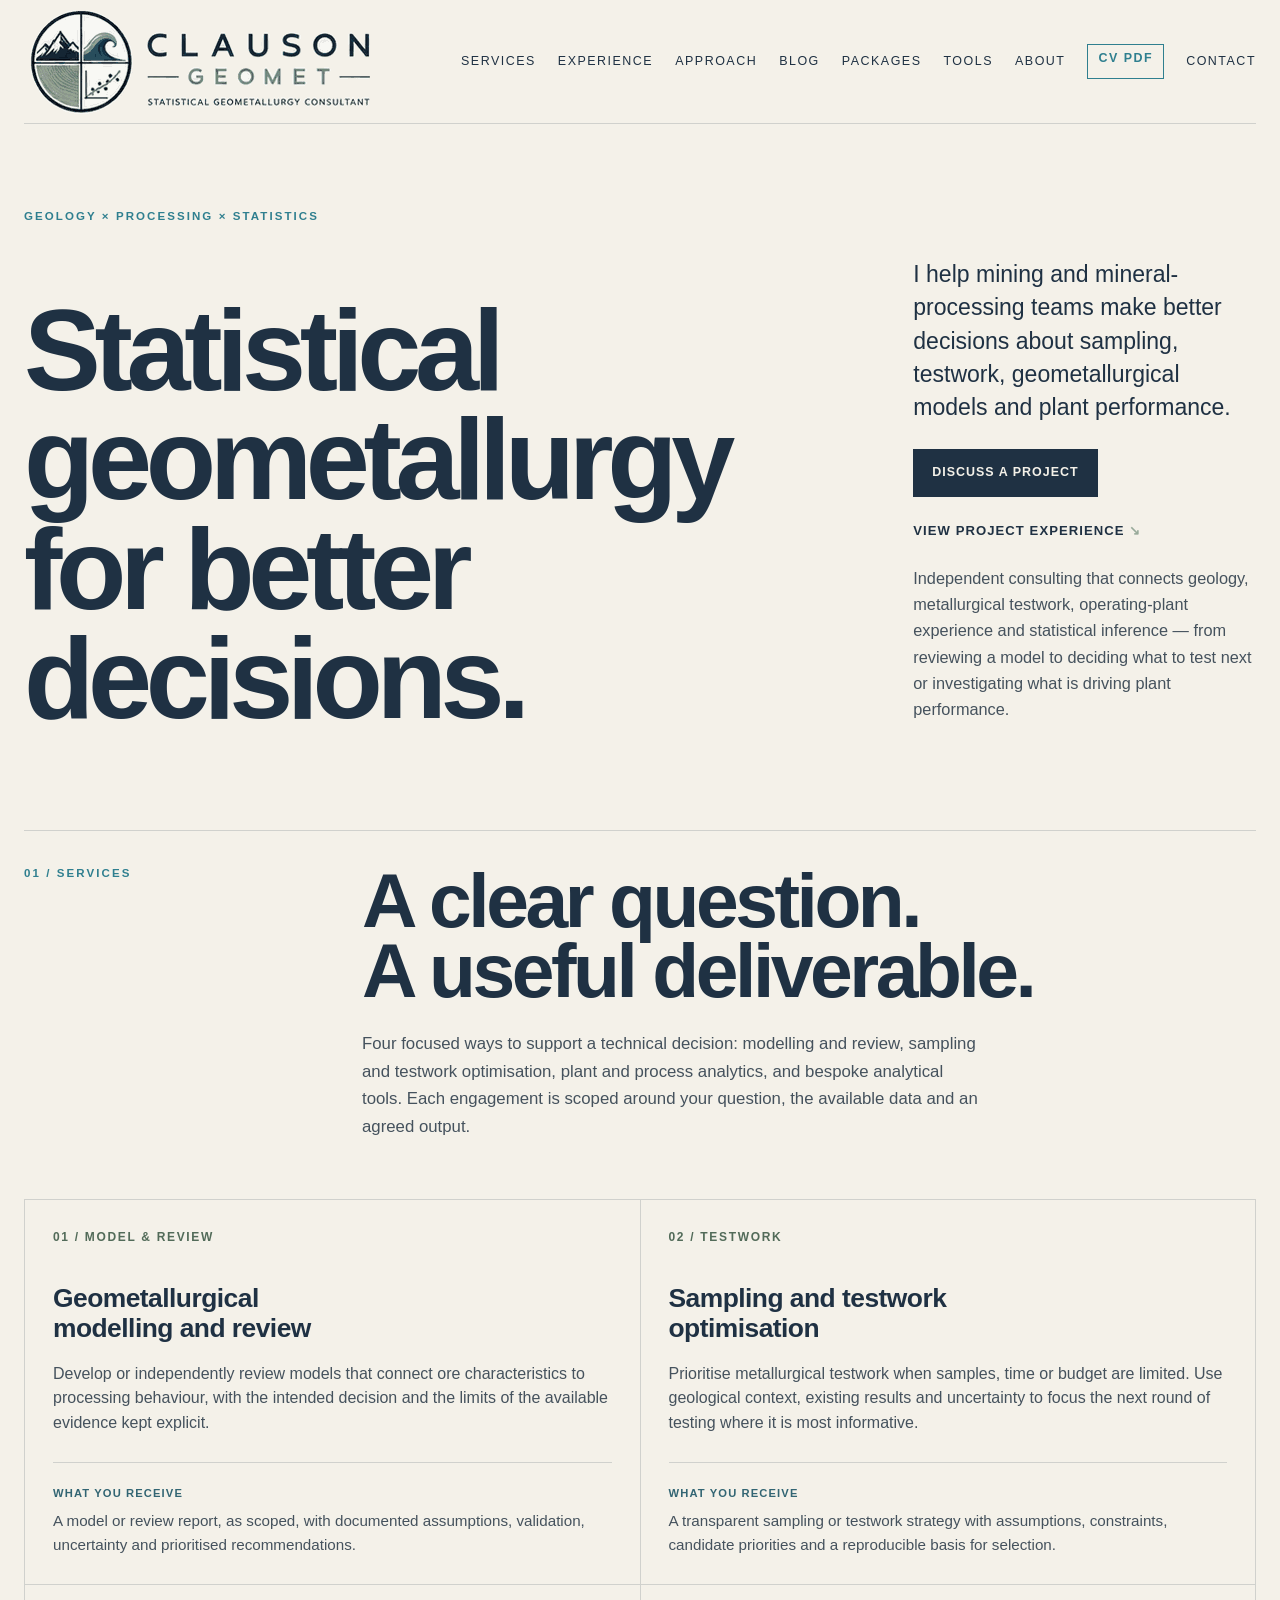
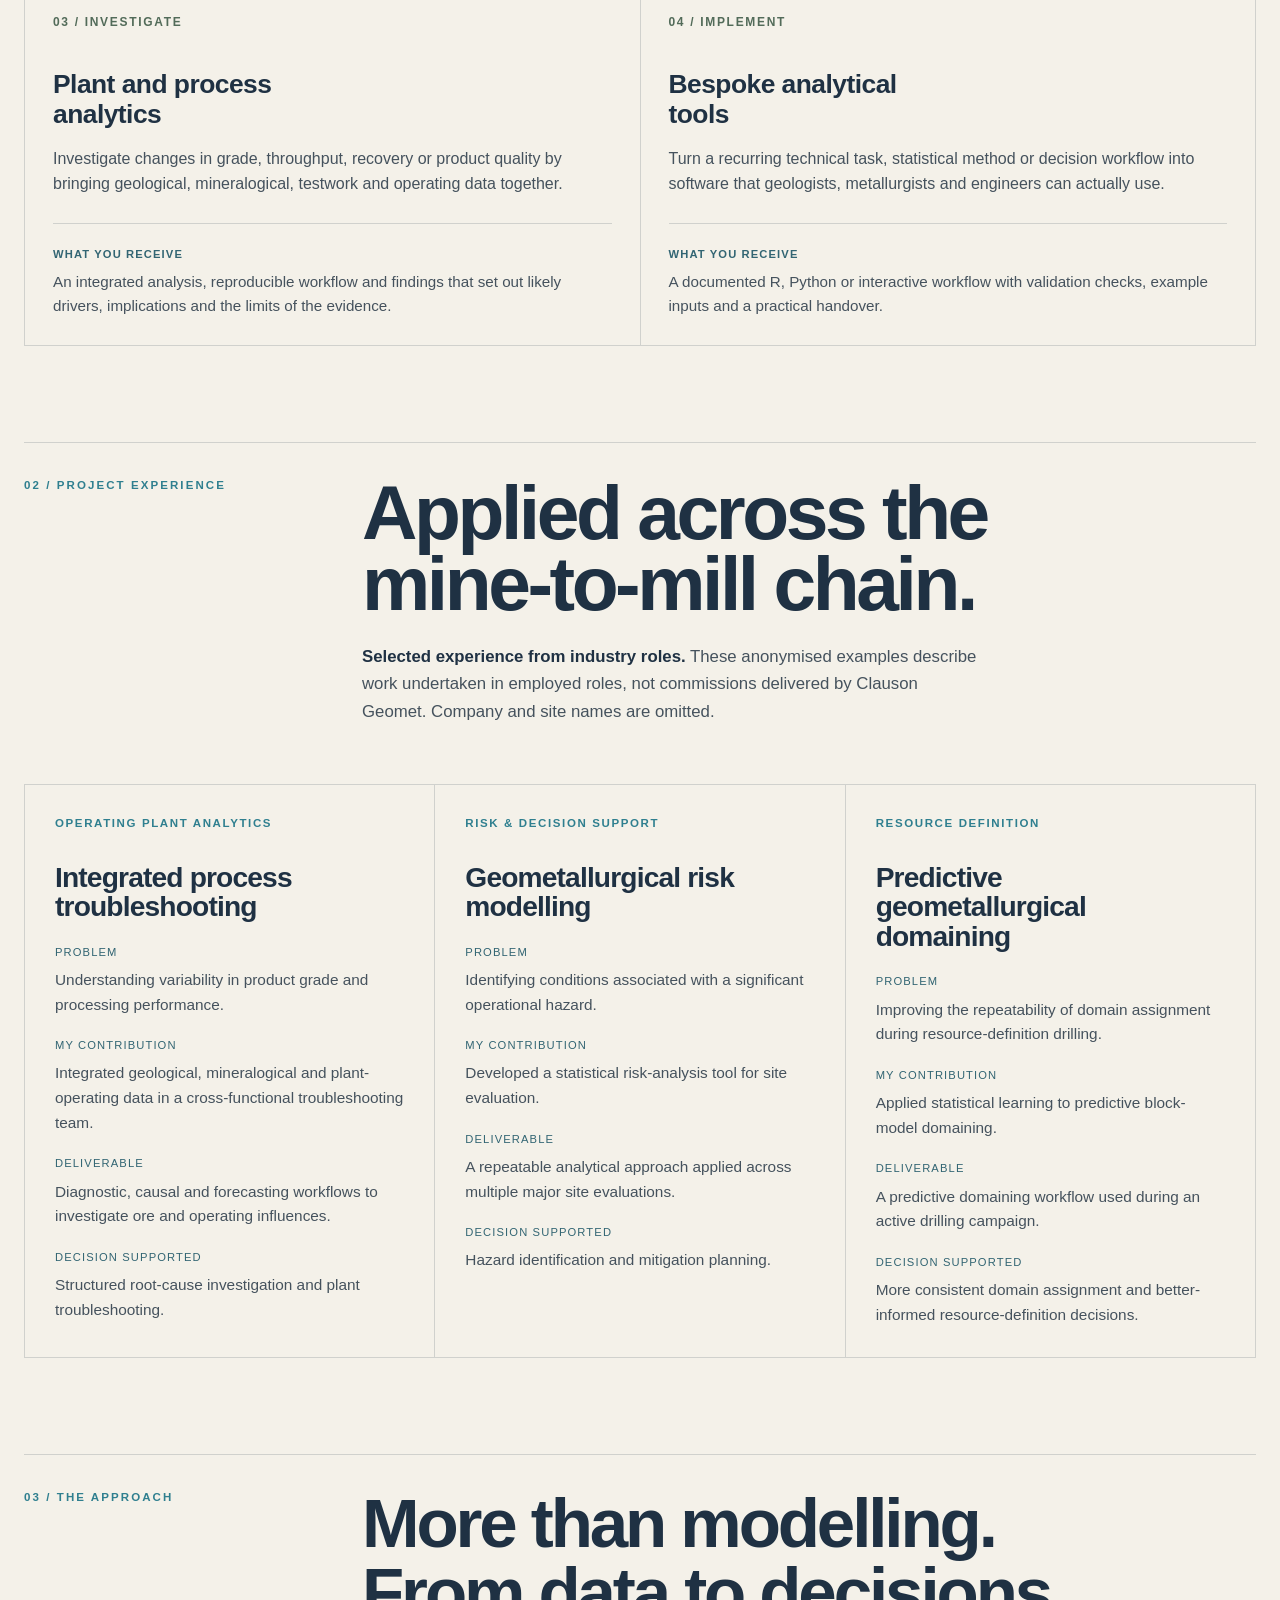
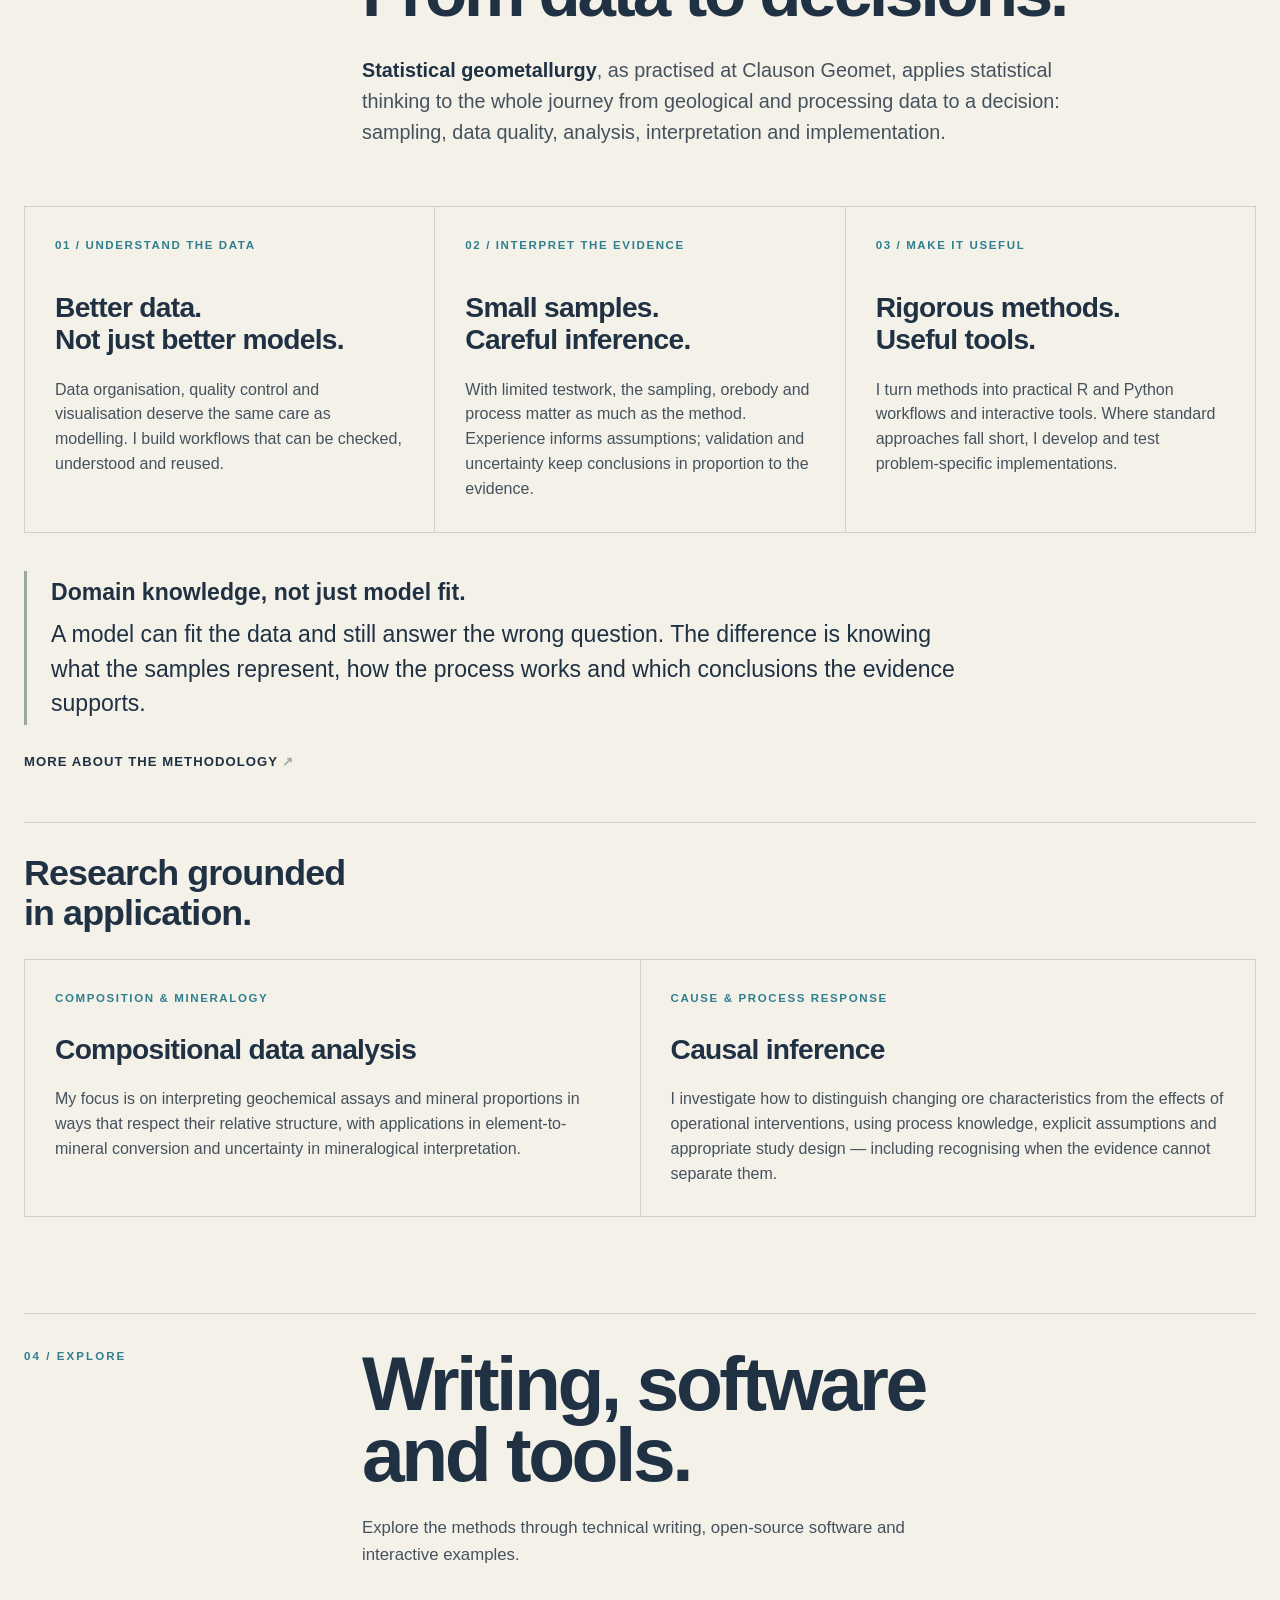
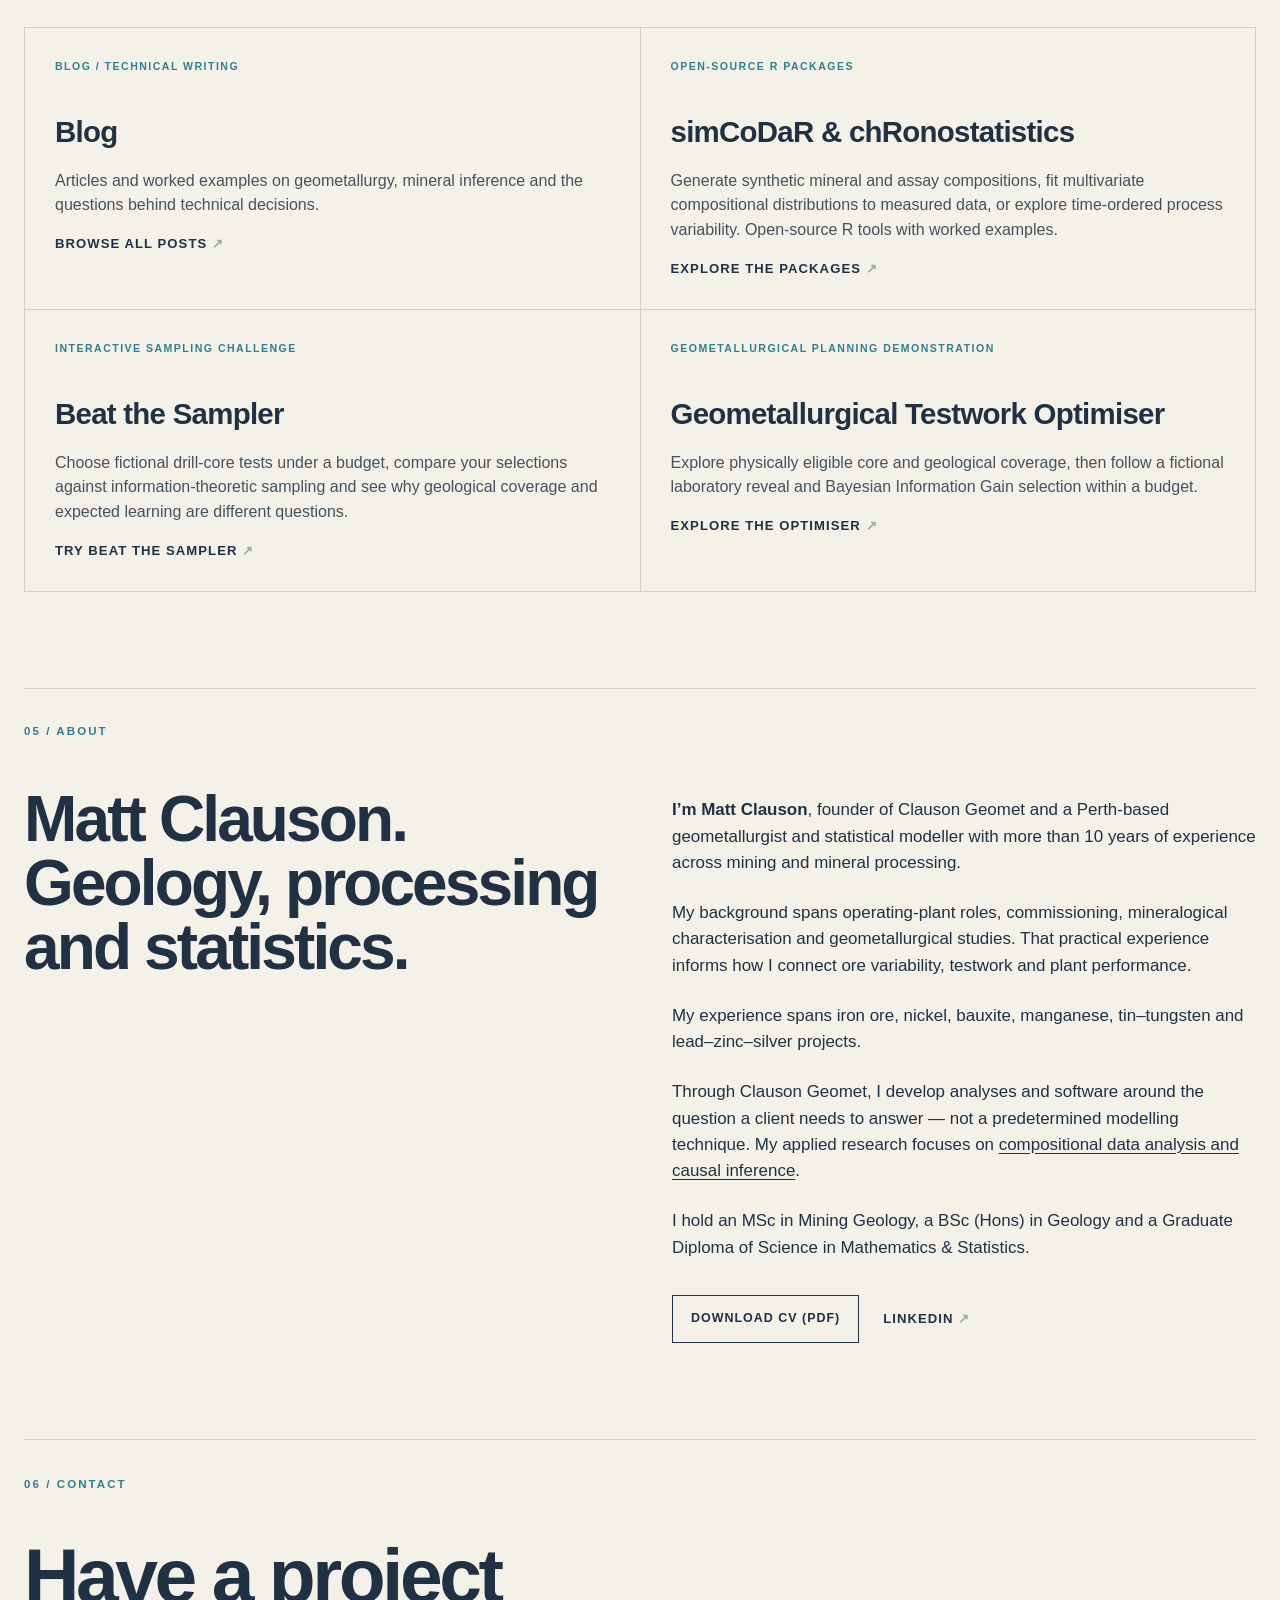
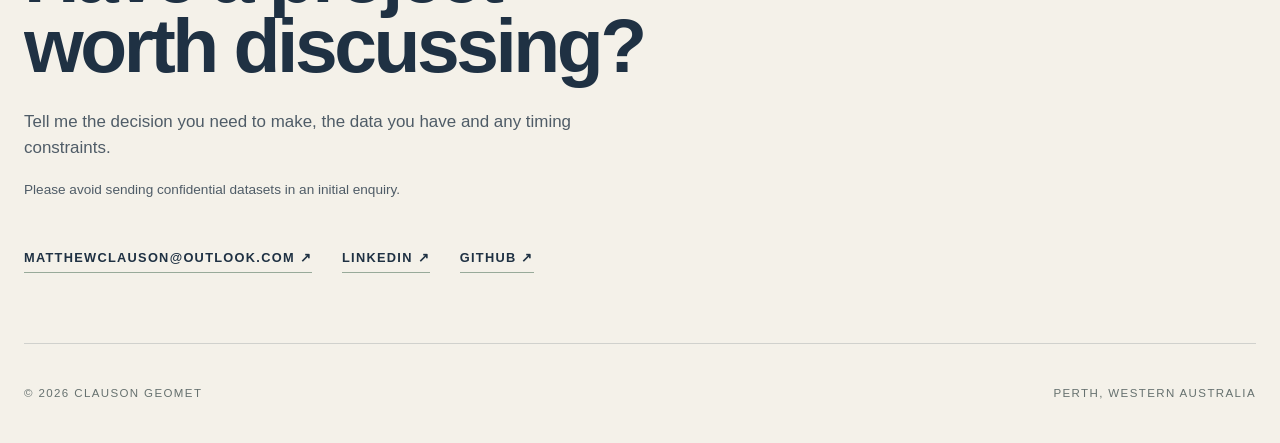
<file: index.html>
<!doctype html>
<html lang="en-AU">
<head>
  <meta charset="utf-8">
  <meta name="viewport" content="width=device-width, initial-scale=1">
  <title>Clauson Geomet | Statistical Geometallurgy Consulting</title>
  <meta name="description" content="Independent geometallurgical consulting by Matt Clauson: modelling and review, sampling and testwork optimisation, plant analytics, and practical statistical tools for mining teams.">
  <meta name="theme-color" content="#f4f1e9">
  <meta name="robots" content="index,follow,max-image-preview:large">
  <meta name="author" content="Matt Clauson">
  <meta property="og:title" content="Clauson Geomet | Statistical Geometallurgy">
  <meta property="og:description" content="Geological and operating-plant experience combined with statistics to turn orebody, testwork and plant data into practical decisions.">
  <meta property="og:type" content="website">
  <meta property="og:site_name" content="Clauson Geomet">
  <meta property="og:locale" content="en_AU">
  <meta property="og:url" content="https://clausongeomet.com/">
  <meta property="og:image" content="https://clausongeomet.com/assets/social-preview.png">
  <meta property="og:image:type" content="image/png">
  <meta property="og:image:width" content="1200">
  <meta property="og:image:height" content="630">
  <meta property="og:image:alt" content="Clauson Geomet — Statistical geometallurgy for better decisions">
  <link rel="canonical" href="https://clausongeomet.com/">
  <meta name="twitter:card" content="summary_large_image">
  <meta name="twitter:title" content="Clauson Geomet | Statistical Geometallurgy">
  <meta name="twitter:description" content="Geological and operating-plant experience combined with statistics to turn orebody, testwork and plant data into practical decisions.">
  <meta name="twitter:image" content="https://clausongeomet.com/assets/social-preview.png">
  <meta name="twitter:image:alt" content="Clauson Geomet — Statistical geometallurgy for better decisions">
  <link rel="icon" href="assets/logo-mark-final.png" type="image/png">
  <link rel="stylesheet" href="styles.css?v=20260922-launch">
  <link rel="stylesheet" href="brand-overrides.css">
  <link rel="stylesheet" href="approach.css?v=20260921-release">
  <link rel="stylesheet" href="demo-landing.css?v=20261026">
</head>
<body>
  <a class="skip-link" href="#top">Skip to content</a>
  <header class="site-header shell">
    <a class="brand brand-image" href="#top" aria-label="Clauson Geomet home">
      <img src="assets/logo-lockup-final.png" alt="Clauson Geomet — Statistical Geometallurgy Consultant" class="brand-logo-image">
    </a>
    <nav class="nav" aria-label="Primary navigation">
      <a href="#services">Services</a><a href="#experience">Experience</a><a href="#approach">Approach</a><a href="/writing/">Blog</a><a href="packages/">Packages</a><a href="tools/">Tools</a><a href="#about">About</a><a class="nav-cv" href="/assets/Matthew-Clauson-CV.pdf" target="_blank" rel="noopener" aria-label="Open Matthew Clauson CV PDF">CV PDF</a><a href="#contact">Contact</a>
    </nav>
  </header>
  <main id="top">
    <section class="hero shell" aria-labelledby="hero-title">
      <div class="eyebrow">GEOLOGY × PROCESSING × STATISTICS</div>
      <div class="hero-grid">
        <h1 id="hero-title">Statistical<br>geometallurgy<br>for better<br>decisions.</h1>
        <div class="hero-side">
          <p class="lede">I help mining and mineral-processing teams make better decisions about sampling, testwork, geometallurgical models and plant performance.</p>
          <div class="hero-actions">
            <a class="button button-dark" href="mailto:matthewclauson@outlook.com">Discuss a project</a>
            <a class="text-link" href="#experience">View project experience <span aria-hidden="true">↘</span></a>
          </div>
          <p class="hero-detail">Independent consulting that connects geology, metallurgical testwork, operating-plant experience and statistical inference — from reviewing a model to deciding what to test next or investigating what is driving plant performance.</p>
          <div class="hero-emblem" aria-hidden="true"><img src="assets/logo-mark-final.png" alt=""></div>
        </div>
      </div>
    </section>
    <section id="services" class="services shell section-rule" aria-labelledby="services-title">
      <div class="section-heading">
        <p class="section-index">01 / SERVICES</p>
        <div><h2 id="services-title">A clear question.<br>A useful deliverable.</h2>
          <p class="section-intro">Four focused ways to support a technical decision: modelling and review, sampling and testwork optimisation, plant and process analytics, and bespoke analytical tools. Each engagement is scoped around your question, the available data and an agreed output.</p>
        </div>
      </div>
      <div class="service-grid">
        <article class="service-card engagement-card">
          <div class="card-number">01 / MODEL &amp; REVIEW</div>
          <h3>Geometallurgical modelling and review</h3>
          <p>Develop or independently review models that connect ore characteristics to processing behaviour, with the intended decision and the limits of the available evidence kept explicit.</p>
          <div class="deliverable"><h4>What you receive</h4><p>A model or review report, as scoped, with documented assumptions, validation, uncertainty and prioritised recommendations.</p></div>
        </article>
        <article class="service-card engagement-card">
          <div class="card-number">02 / TESTWORK</div>
          <h3>Sampling and testwork optimisation</h3>
          <p>Prioritise metallurgical testwork when samples, time or budget are limited. Use geological context, existing results and uncertainty to focus the next round of testing where it is most informative.</p>
          <div class="deliverable"><h4>What you receive</h4><p>A transparent sampling or testwork strategy with assumptions, constraints, candidate priorities and a reproducible basis for selection.</p></div>
        </article>
        <article class="service-card engagement-card">
          <div class="card-number">03 / INVESTIGATE</div>
          <h3>Plant and process analytics</h3>
          <p>Investigate changes in grade, throughput, recovery or product quality by bringing geological, mineralogical, testwork and operating data together.</p>
          <div class="deliverable"><h4>What you receive</h4><p>An integrated analysis, reproducible workflow and findings that set out likely drivers, implications and the limits of the evidence.</p></div>
        </article>
        <article class="service-card engagement-card">
          <div class="card-number">04 / IMPLEMENT</div>
          <h3>Bespoke analytical tools</h3>
          <p>Turn a recurring technical task, statistical method or decision workflow into software that geologists, metallurgists and engineers can actually use.</p>
          <div class="deliverable"><h4>What you receive</h4><p>A documented R, Python or interactive workflow with validation checks, example inputs and a practical handover.</p></div>
        </article>
      </div>
    </section>
    <section id="experience" class="experience shell section-rule" aria-labelledby="experience-title">
      <div class="section-heading">
        <p class="section-index">02 / PROJECT EXPERIENCE</p>
        <div><h2 id="experience-title">Applied across the<br>mine-to-mill chain.</h2>
          <p class="section-intro"><strong>Selected experience from industry roles.</strong> These anonymised examples describe work undertaken in employed roles, not commissions delivered by Clauson Geomet. Company and site names are omitted.</p>
        </div>
      </div>
      <div class="experience-grid">
        <article class="experience-card case-card">
          <p class="experience-kicker">Operating plant analytics</p>
          <h3>Integrated process troubleshooting</h3>
          <dl class="case-detail">
            <dt>Problem</dt><dd>Understanding variability in product grade and processing performance.</dd>
            <dt>My contribution</dt><dd>Integrated geological, mineralogical and plant-operating data in a cross-functional troubleshooting team.</dd>
            <dt>Deliverable</dt><dd>Diagnostic, causal and forecasting workflows to investigate ore and operating influences.</dd>
            <dt>Decision supported</dt><dd>Structured root-cause investigation and plant troubleshooting.</dd>
          </dl>
        </article>
        <article class="experience-card case-card">
          <p class="experience-kicker">Risk &amp; decision support</p>
          <h3>Geometallurgical risk modelling</h3>
          <dl class="case-detail">
            <dt>Problem</dt><dd>Identifying conditions associated with a significant operational hazard.</dd>
            <dt>My contribution</dt><dd>Developed a statistical risk-analysis tool for site evaluation.</dd>
            <dt>Deliverable</dt><dd>A repeatable analytical approach applied across multiple major site evaluations.</dd>
            <dt>Decision supported</dt><dd>Hazard identification and mitigation planning.</dd>
          </dl>
        </article>
        <article class="experience-card case-card">
          <p class="experience-kicker">Resource definition</p>
          <h3>Predictive geometallurgical domaining</h3>
          <dl class="case-detail">
            <dt>Problem</dt><dd>Improving the repeatability of domain assignment during resource-definition drilling.</dd>
            <dt>My contribution</dt><dd>Applied statistical learning to predictive block-model domaining.</dd>
            <dt>Deliverable</dt><dd>A predictive domaining workflow used during an active drilling campaign.</dd>
            <dt>Decision supported</dt><dd>More consistent domain assignment and better-informed resource-definition decisions.</dd>
          </dl>
        </article>
      </div>
    </section>
    <section id="approach" class="approach shell section-rule" aria-labelledby="approach-title">
      <div class="section-heading">
        <p class="section-index">03 / THE APPROACH</p>
        <div>
          <h2 id="approach-title">More than modelling.<br>From data to decisions.</h2>
          <p class="definition-copy"><strong>Statistical geometallurgy</strong>, as practised at Clauson Geomet, applies statistical thinking to the whole journey from geological and processing data to a decision: sampling, data quality, analysis, interpretation and implementation.</p>
        </div>
      </div>
      <div class="method-grid">
        <article class="method-card">
          <p class="experience-kicker">01 / UNDERSTAND THE DATA</p>
          <h3>Better data.<br>Not just better models.</h3>
          <p>Data organisation, quality control and visualisation deserve the same care as modelling. I build workflows that can be checked, understood and reused.</p>
        </article>
        <article class="method-card">
          <p class="experience-kicker">02 / INTERPRET THE EVIDENCE</p>
          <h3>Small samples.<br>Careful inference.</h3>
          <p>With limited testwork, the sampling, orebody and process matter as much as the method. Experience informs assumptions; validation and uncertainty keep conclusions in proportion to the evidence.</p>
        </article>
        <article class="method-card">
          <p class="experience-kicker">03 / MAKE IT USEFUL</p>
          <h3>Rigorous methods.<br>Useful tools.</h3>
          <p>I turn methods into practical R and Python workflows and interactive tools. Where standard approaches fall short, I develop and test problem-specific implementations.</p>
        </article>
      </div>
      <p class="positioning-callout"><strong>Domain knowledge, not just model fit.</strong> A model can fit the data and still answer the wrong question. The difference is knowing what the samples represent, how the process works and which conclusions the evidence supports.</p>
      <a class="text-link" href="approach/">More about the methodology <span aria-hidden="true">↗</span></a>

    <section id="research" class="research research-inline" aria-labelledby="research-title">
      <div class="research-heading">
        <h3 id="research-title">Research grounded<br>in application.</h3>
      </div>
      <div class="research-grid">
        <article class="research-card">
          <p class="experience-kicker">COMPOSITION &amp; MINERALOGY</p>
          <h4>Compositional data analysis</h4>
          <p>My focus is on interpreting geochemical assays and mineral proportions in ways that respect their relative structure, with applications in element-to-mineral conversion and uncertainty in mineralogical interpretation.</p>
        </article>
        <article class="research-card">
          <p class="experience-kicker">CAUSE &amp; PROCESS RESPONSE</p>
          <h4>Causal inference</h4>
          <p>I investigate how to distinguish changing ore characteristics from the effects of operational interventions, using process knowledge, explicit assumptions and appropriate study design — including recognising when the evidence cannot separate them.</p>
        </article>
      </div>
    </section>
    </section>
    <section id="work" class="work shell section-rule" aria-labelledby="work-title">
      <div class="section-heading">
        <p class="section-index">04 / EXPLORE</p>
        <div><h2 id="work-title">Writing, software<br>and tools.</h2>
          <p class="section-intro">Explore the methods through technical writing, open-source software and interactive examples.</p>
        </div>
      </div>
      <div class="resource-grid">
        <article class="resource-card">
          <p class="experience-kicker">BLOG / TECHNICAL WRITING</p>
          <h3>Blog</h3>
          <p>Articles and worked examples on geometallurgy, mineral inference and the questions behind technical decisions.</p>
          <a class="text-link" href="/writing/">Browse all posts <span aria-hidden="true">↗</span></a>
        </article>
        <article class="resource-card">
          <p class="experience-kicker">OPEN-SOURCE R PACKAGES</p>
          <h3>simCoDaR &amp; chRonostatistics</h3>
          <p>Generate synthetic mineral and assay compositions, fit multivariate compositional distributions to measured data, or explore time-ordered process variability. Open-source R tools with worked examples.</p>
          <a class="text-link" href="packages/">Explore the packages <span aria-hidden="true">↗</span></a>
        </article>
        <article class="resource-card">
          <p class="experience-kicker">INTERACTIVE SAMPLING CHALLENGE</p>
          <h3>Beat the Sampler</h3>
          <p>Choose fictional drill-core tests under a budget, compare your selections against information-theoretic sampling and see why geological coverage and expected learning are different questions.</p>
          <a class="text-link" href="beat-the-sampler/">Try Beat the Sampler <span aria-hidden="true">↗</span></a>
        </article>
        <article class="resource-card">
          <p class="experience-kicker">GEOMETALLURGICAL PLANNING DEMONSTRATION</p>
          <h3>Geometallurgical Testwork Optimiser</h3>
          <p>Explore physically eligible core and geological coverage, then follow a fictional laboratory reveal and Bayesian Information Gain selection within a budget.</p>
          <a class="text-link" href="drillhole-optimiser/">Explore the optimiser <span aria-hidden="true">↗</span></a>
        </article>
      </div>
    </section>
    <section id="about" class="about shell section-rule" aria-labelledby="about-title">
      <p class="section-index">05 / ABOUT</p>
      <div class="about-grid">
        <h2 id="about-title">Matt Clauson.<br>Geology, processing<br>and statistics.</h2>
        <div class="about-copy">
          <p><strong>I’m Matt Clauson</strong>, founder of Clauson Geomet and a Perth-based geometallurgist and statistical modeller with more than 10 years of experience across mining and mineral processing.</p>
          <p>My background spans operating-plant roles, commissioning, mineralogical characterisation and geometallurgical studies. That practical experience informs how I connect ore variability, testwork and plant performance.</p>
          <p>My experience spans iron ore, nickel, bauxite, manganese, tin–tungsten and lead–zinc–silver projects.</p>
          <p>Through Clauson Geomet, I develop analyses and software around the question a client needs to answer — not a predetermined modelling technique. My applied research focuses on <a href="#research">compositional data analysis and causal inference</a>.</p>
          <p>I hold an MSc in Mining Geology, a BSc (Hons) in Geology and a Graduate Diploma of Science in Mathematics &amp; Statistics.</p>
          <div class="about-actions">
            <a class="button" href="assets/Matthew-Clauson-CV.pdf" target="_blank" rel="noopener noreferrer">Download CV (PDF)</a>
            <a class="text-link" href="https://www.linkedin.com/in/matthewclauson/" target="_blank" rel="noopener noreferrer">LinkedIn <span aria-hidden="true">↗</span></a>
          </div>
        </div>
      </div>
    </section>
    <section id="contact" class="contact shell" aria-labelledby="contact-title">
      <div class="contact-mark" aria-hidden="true"><img src="assets/logo-mark-final.png" alt=""></div>
      <p class="section-index">06 / CONTACT</p>
      <h2 id="contact-title">Have a project<br>worth discussing?</h2>
      <p class="contact-sub">Tell me the decision you need to make, the data you have and any timing constraints.</p>
      <p class="contact-note">Please avoid sending confidential datasets in an initial enquiry.</p>
      <div class="contact-links">
        <a href="mailto:matthewclauson@outlook.com">matthewclauson@outlook.com <span aria-hidden="true">↗</span></a>
        <a href="https://www.linkedin.com/in/matthewclauson/" target="_blank" rel="noopener noreferrer">LinkedIn <span aria-hidden="true">↗</span></a>
        <a href="https://github.com/ClausonGeomet" target="_blank" rel="noopener noreferrer">GitHub <span aria-hidden="true">↗</span></a>
      </div>
    </section>
  </main>
  <footer class="footer shell">
    <span>© <span id="year">2026</span> Clauson Geomet</span><span>Perth, Western Australia</span>
  </footer>
  <script>document.getElementById('year').textContent = new Date().getFullYear();</script>
  <!-- Cloudflare Web Analytics --><script type='module' src='https://static.cloudflareinsights.com/beacon.min.js' data-cf-beacon='{"token": "f19f7dc5e664422d9f7bcd49982e9f7c"}'></script><!-- End Cloudflare Web Analytics -->
</body>
</html>
</file>
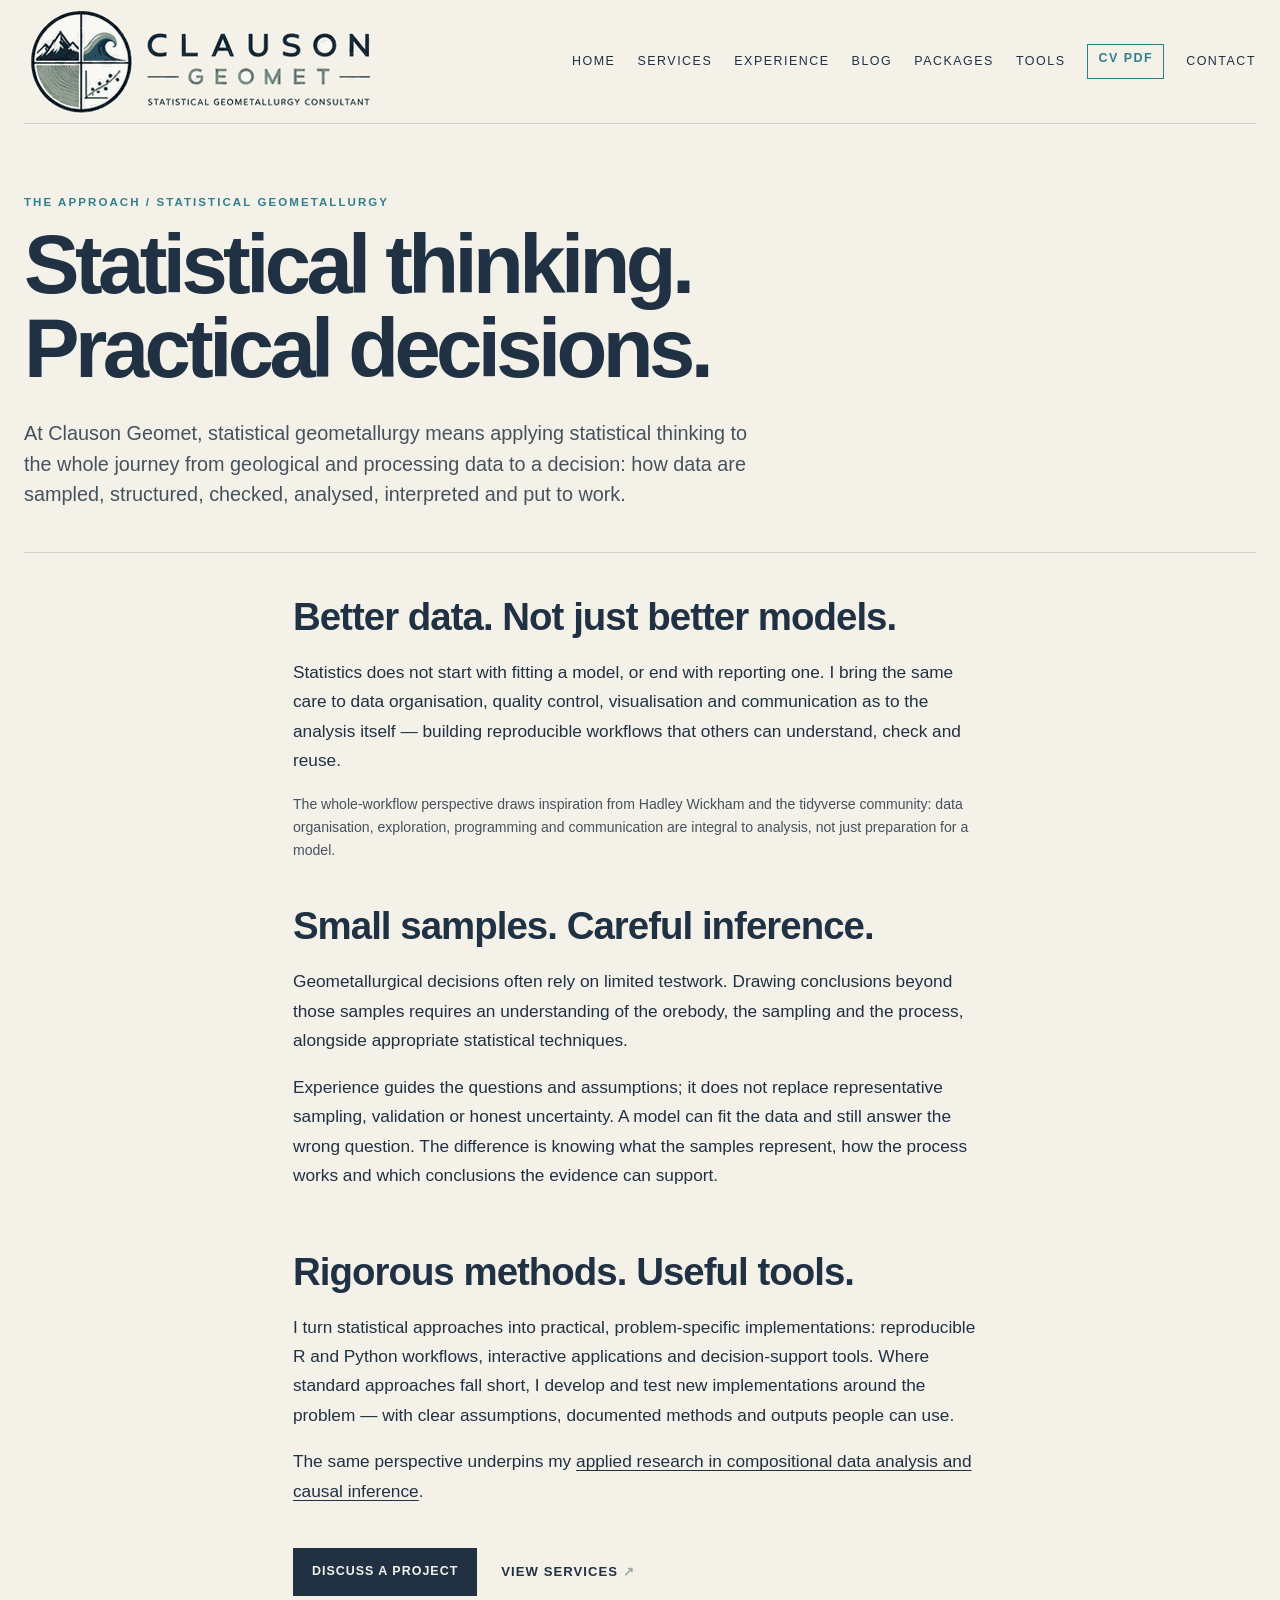
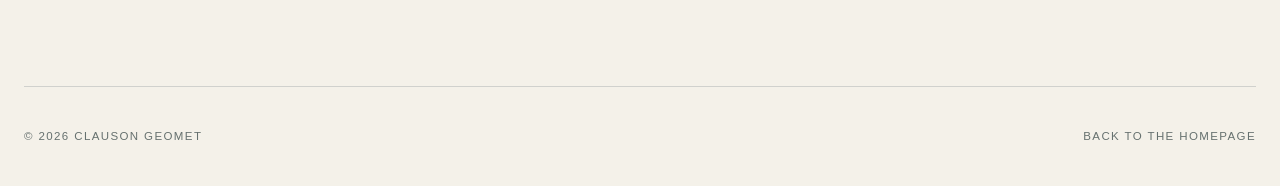
<file: approach/index.html>
<!doctype html>
<html lang="en-AU">
<head>
  <meta charset="utf-8">
  <meta name="viewport" content="width=device-width, initial-scale=1">
  <title>The Approach | Clauson Geomet</title>
  <meta name="description" content="The Clauson Geomet approach: careful data handling, domain-informed inference and practical implementation for mining and mineral processing.">
  <meta name="theme-color" content="#f4f1e9">
  <meta name="robots" content="index,follow,max-image-preview:large">
  <meta name="author" content="Matt Clauson">
  <meta property="og:title" content="The Approach | Clauson Geomet">
  <meta property="og:description" content="Geological understanding. Defensible inference. Practical implementation. Consulting for mining and mineral-processing teams.">
  <meta property="og:type" content="website">
  <meta property="og:site_name" content="Clauson Geomet">
  <meta property="og:locale" content="en_AU">
  <meta property="og:url" content="https://clausongeomet.com/approach/">
  <meta property="og:image" content="https://clausongeomet.com/assets/social-preview.png">
  <meta property="og:image:width" content="1200">
  <meta property="og:image:height" content="630">
  <meta property="og:image:alt" content="Clauson Geomet — Statistical geometallurgy for better decisions">
  <link rel="canonical" href="https://clausongeomet.com/approach/">
  <meta name="twitter:card" content="summary_large_image">
  <meta name="twitter:title" content="The Approach | Clauson Geomet">
  <meta name="twitter:description" content="Careful data handling, domain-informed inference and practical implementation for mining and mineral processing.">
  <meta name="twitter:image" content="https://clausongeomet.com/assets/social-preview.png">
  <link rel="icon" href="../assets/logo-mark-final.png" type="image/png">
  <link rel="stylesheet" href="../styles.css">
  <link rel="stylesheet" href="../brand-overrides.css">
  <link rel="stylesheet" href="../approach.css?v=20260921-release">
</head>
<body class="methodology-page">
  <a class="skip-link" href="#top">Skip to content</a>
  <header class="site-header shell">
    <a class="brand brand-image" href="../" aria-label="Clauson Geomet home">
      <img src="../assets/logo-lockup-final.png" alt="Clauson Geomet — Statistical Geometallurgy Consultant" class="brand-logo-image">
    </a>
    <nav class="nav" aria-label="Primary navigation"><a href="../">Home</a><a href="../#services">Services</a><a href="../#experience">Experience</a><a href="/writing/">Blog</a><a href="../packages/">Packages</a><a href="../tools/">Tools</a><a class="nav-cv" href="/assets/Matthew-Clauson-CV.pdf" target="_blank" rel="noopener" aria-label="Open Matthew Clauson CV PDF">CV PDF</a><a href="../#contact">Contact</a></nav>
  </header>
  <main id="top" class="shell methodology-main">
    <div class="methodology-heading">
      <p class="section-index">THE APPROACH / STATISTICAL GEOMETALLURGY</p>
      <h1>Statistical thinking.<br>Practical decisions.</h1>
      <p class="definition-copy">At Clauson Geomet, statistical geometallurgy means applying statistical thinking to the whole journey from geological and processing data to a decision: how data are sampled, structured, checked, analysed, interpreted and put to work.</p>
    </div>
    <div class="methodology-content">
      <section aria-labelledby="workflow-title">
        <h2 id="workflow-title">Better data. Not just better models.</h2>
        <p>Statistics does not start with fitting a model, or end with reporting one. I bring the same care to data organisation, quality control, visualisation and communication as to the analysis itself — building reproducible workflows that others can understand, check and reuse.</p>
        <p class="inspiration-note">The whole-workflow perspective draws inspiration from Hadley Wickham and the tidyverse community: data organisation, exploration, programming and communication are integral to analysis, not just preparation for a model.</p>
      </section>
      <section aria-labelledby="inference-title">
        <h2 id="inference-title">Small samples. Careful inference.</h2>
        <p>Geometallurgical decisions often rely on limited testwork. Drawing conclusions beyond those samples requires an understanding of the orebody, the sampling and the process, alongside appropriate statistical techniques.</p>
        <p>Experience guides the questions and assumptions; it does not replace representative sampling, validation or honest uncertainty. A model can fit the data and still answer the wrong question. The difference is knowing what the samples represent, how the process works and which conclusions the evidence can support.</p>
      </section>
      <section aria-labelledby="implementation-title">
        <h2 id="implementation-title">Rigorous methods. Useful tools.</h2>
        <p>I turn statistical approaches into practical, problem-specific implementations: reproducible R and Python workflows, interactive applications and decision-support tools. Where standard approaches fall short, I develop and test new implementations around the problem — with clear assumptions, documented methods and outputs people can use.</p>
        <p>The same perspective underpins my <a href="../#research">applied research in compositional data analysis and causal inference</a>.</p>
      </section>
      <div class="methodology-actions"><a class="button button-dark" href="mailto:matthewclauson@outlook.com">Discuss a project</a><a class="text-link" href="../#services">View services <span aria-hidden="true">↗</span></a></div>
    </div>
  </main>
  <footer class="footer shell"><span>© <span id="year">2026</span> Clauson Geomet</span><a href="../">Back to the homepage</a></footer>
  <script>document.getElementById('year').textContent = new Date().getFullYear();</script>
  <!-- Cloudflare Web Analytics --><script type='module' src='https://static.cloudflareinsights.com/beacon.min.js' data-cf-beacon='{"token": "f19f7dc5e664422d9f7bcd49982e9f7c"}'></script><!-- End Cloudflare Web Analytics -->
</body>
</html>
</file>
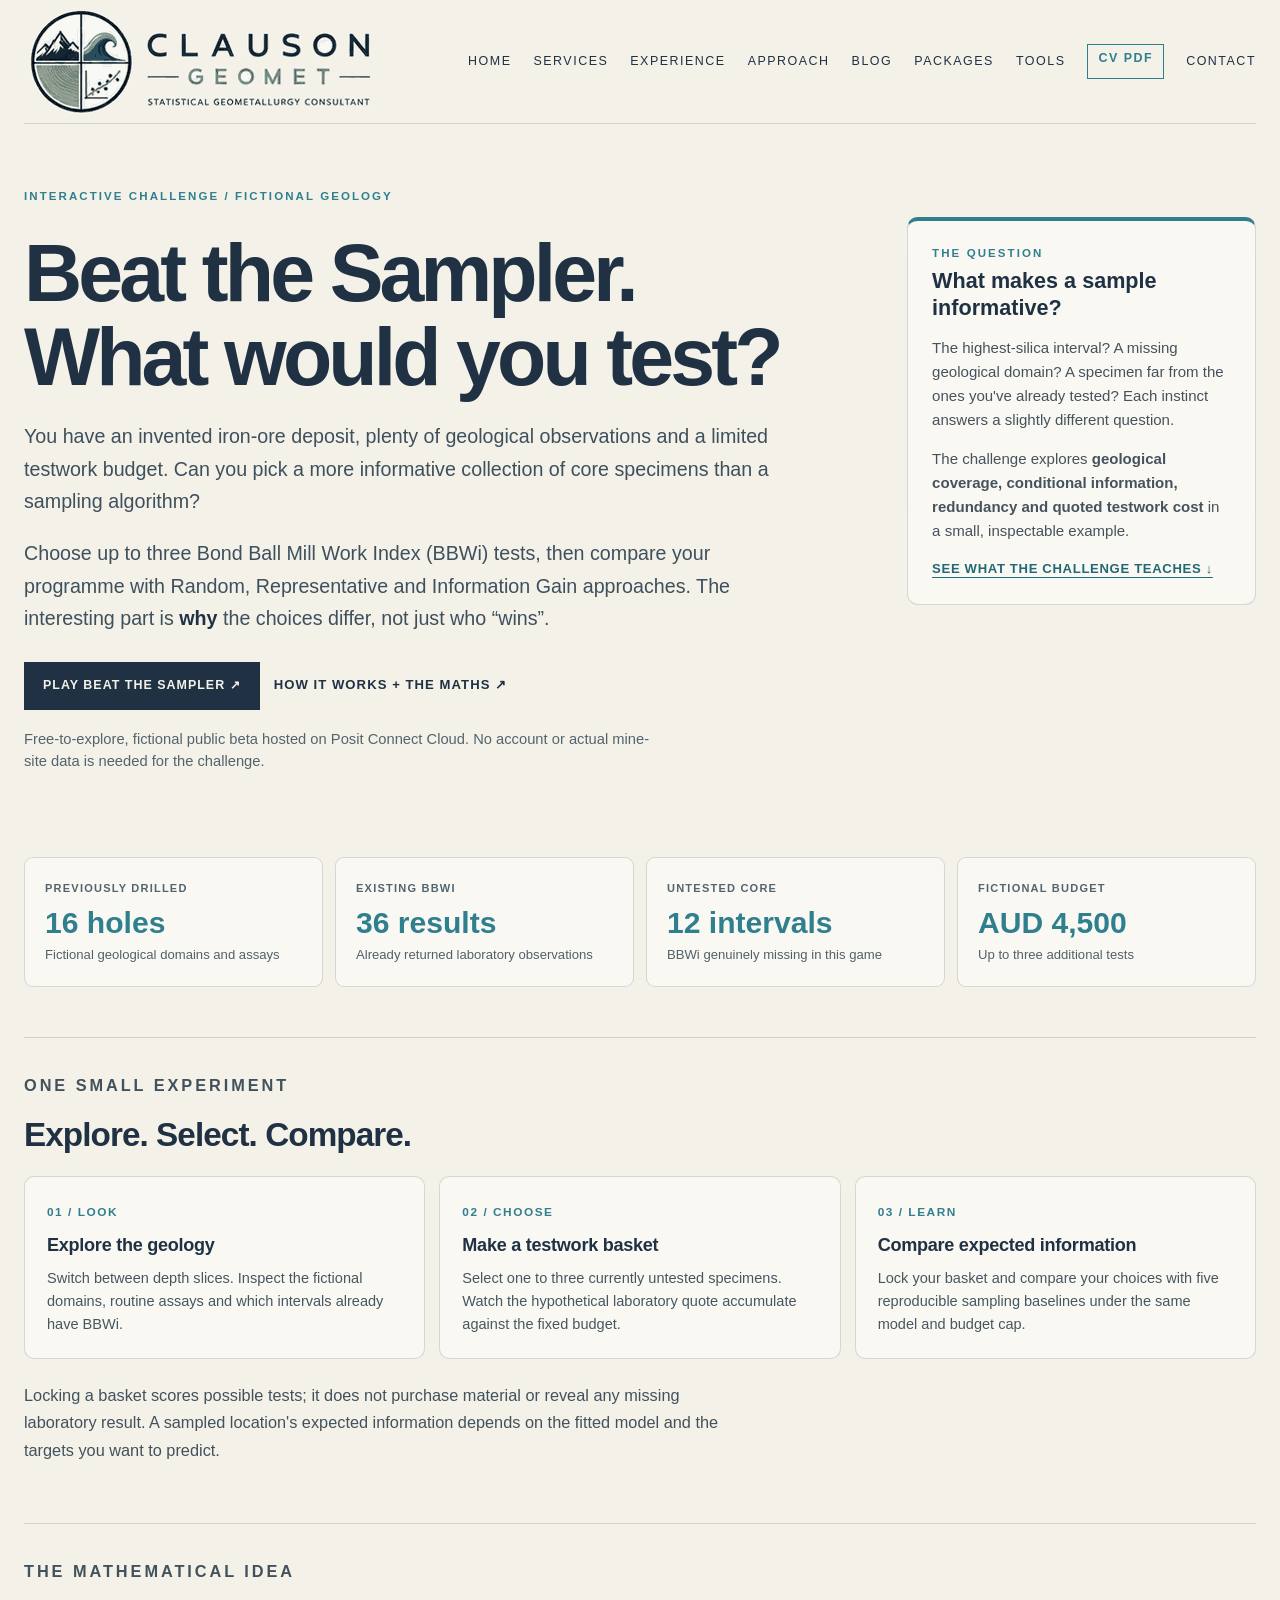
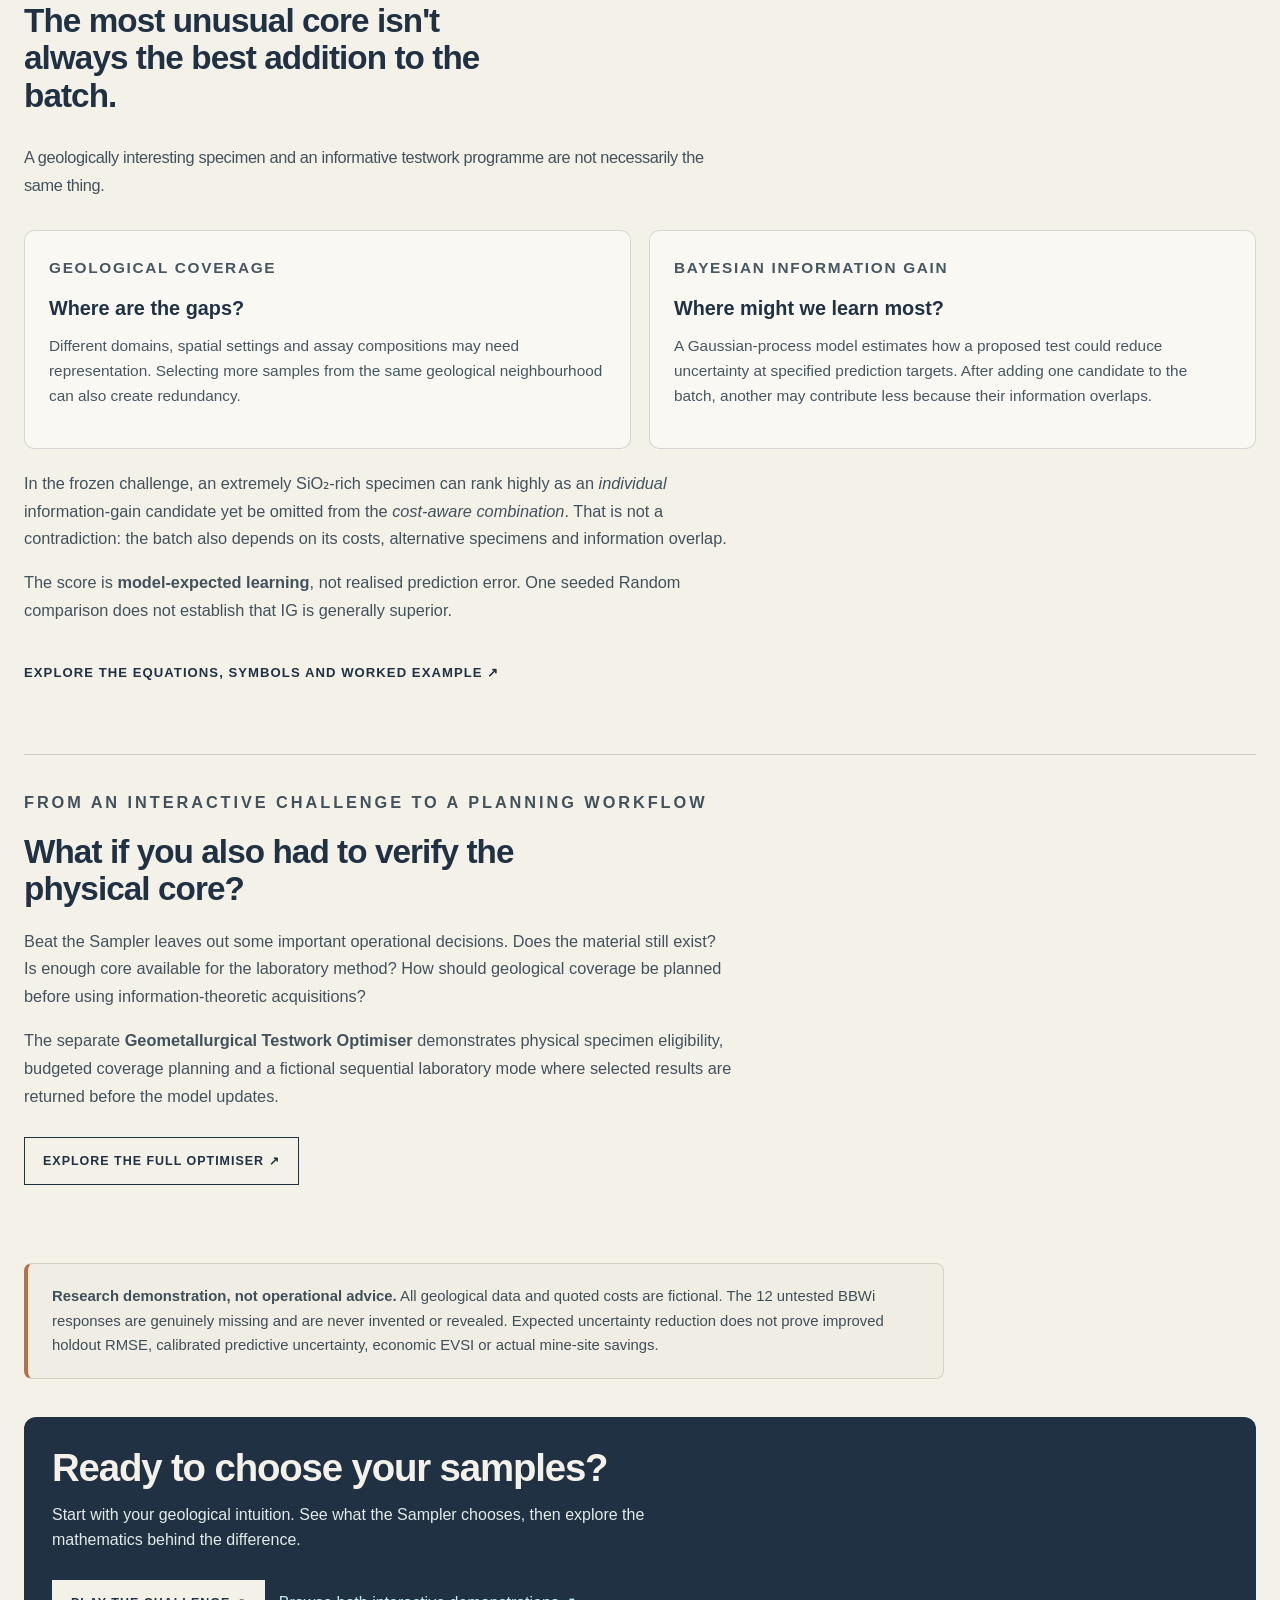
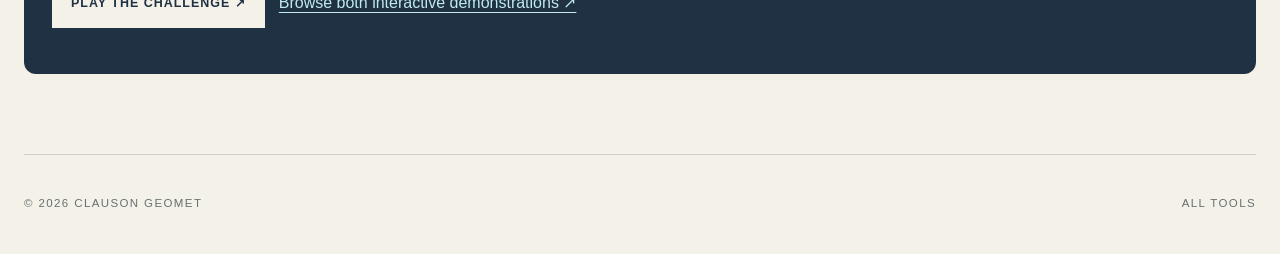
<file: beat-the-sampler/index.html>
<!doctype html>
<html lang="en-AU">
<head>
  <meta charset="utf-8">
  <meta name="viewport" content="width=device-width, initial-scale=1">
  <title>Beat the Sampler | Interactive Geometallurgical Sampling | Clauson Geomet</title>
  <meta name="description" content="Choose fictional drill-core tests under an AUD 4,500 budget, then compare your decisions with geological coverage and Bayesian Information Gain sampling.">
  <meta name="theme-color" content="#f4f1e9">
  <meta name="robots" content="index,follow,max-image-preview:large">
  <meta name="author" content="Matt Clauson">
  <link rel="canonical" href="https://clausongeomet.com/beat-the-sampler/">
  <meta property="og:title" content="Beat the Sampler — Which core would you test? | Clauson Geomet">
  <meta property="og:description" content="An interactive fictional challenge: choose drill-core tests within a budget and explore what Bayesian Information Gain actually measures.">
  <meta property="og:type" content="website">
  <meta property="og:site_name" content="Clauson Geomet">
  <meta property="og:locale" content="en_AU">
  <meta property="og:url" content="https://clausongeomet.com/beat-the-sampler/">
  <meta property="og:image" content="https://clausongeomet.com/assets/social-preview.png">
  <meta property="og:image:alt" content="Clauson Geomet — Statistical geometallurgy for better decisions">
  <meta name="twitter:card" content="summary_large_image">
  <meta name="twitter:title" content="Beat the Sampler — Which core would you test?">
  <meta name="twitter:description" content="Test your geological intuition against an information-theoretic sampler in a fictional BIF challenge.">
  <meta name="twitter:image" content="https://clausongeomet.com/assets/social-preview.png">
  <link rel="icon" href="../assets/logo-mark-final.png" type="image/png">
  <link rel="stylesheet" href="../styles.css">
  <link rel="stylesheet" href="../brand-overrides.css">
  <link rel="stylesheet" href="../approach.css?v=20260921-release">
  <link rel="stylesheet" href="../demo-landing.css?v=20261026">
</head>
<body class="resource-page demo-page">
  <a class="skip-link" href="#top">Skip to content</a>
  <header class="site-header shell">
    <a class="brand brand-image" href="../" aria-label="Clauson Geomet home">
      <img src="../assets/logo-lockup-final.png" alt="Clauson Geomet — Statistical Geometallurgy Consultant" class="brand-logo-image">
    </a>
    <nav class="nav" aria-label="Primary navigation">
      <a href="../">Home</a><a href="../#services">Services</a><a href="../#experience">Experience</a><a href="../approach/">Approach</a><a href="/writing/">Blog</a><a href="../packages/">Packages</a><a href="../tools/" aria-current="page">Tools</a><a class="nav-cv" href="/assets/Matthew-Clauson-CV.pdf" target="_blank" rel="noopener" aria-label="Open Matthew Clauson CV PDF">CV PDF</a><a href="../#contact">Contact</a>
    </nav>
  </header>

  <main id="top" class="shell">
    <section class="demo-intro" aria-labelledby="game-title">
      <p class="section-index">INTERACTIVE CHALLENGE / FICTIONAL GEOLOGY</p>
      <div class="demo-layout">
        <div>
          <h1 id="game-title">Beat the Sampler.<br>What would you test?</h1>
          <p class="demo-lede">You have an invented iron-ore deposit, plenty of geological observations and a limited testwork budget. Can you pick a more informative collection of core specimens than a sampling algorithm?</p>
          <p class="demo-lede">Choose up to three Bond Ball Mill Work Index (BBWi) tests, then compare your programme with Random, Representative and Information Gain approaches. The interesting part is <strong>why</strong> the choices differ, not just who “wins”.</p>
          <div class="demo-actions">
            <a class="button button-dark" href="https://01a16671-529d-e153-02bf-4aa206a894ae.share.connect.posit.cloud/" target="_blank" rel="noopener noreferrer">Play Beat the Sampler ↗</a>
            <a class="text-link" href="https://01a16671-529d-e153-02bf-4aa206a894ae.share.connect.posit.cloud/how-it-works.html" target="_blank" rel="noopener noreferrer">How it works + the maths ↗</a>
          </div>
          <p class="demo-note">Free-to-explore, fictional public beta hosted on Posit Connect Cloud. No account or actual mine-site data is needed for the challenge.</p>
        </div>
        <aside class="demo-aside" aria-labelledby="game-question">
          <span class="section-index">THE QUESTION</span>
          <h2 id="game-question">What makes a sample informative?</h2>
          <p>The highest-silica interval? A missing geological domain? A specimen far from the ones you've already tested? Each instinct answers a slightly different question.</p>
          <p>The challenge explores <strong>geological coverage, conditional information, redundancy and quoted testwork cost</strong> in a small, inspectable example.</p>
          <a class="aside-link" href="#learn">See what the challenge teaches ↓</a>
        </aside>
      </div>
    </section>

    <div class="demo-facts" aria-label="Fictional challenge parameters">
      <div class="demo-fact"><span>Previously drilled</span><strong>16 holes</strong><p>Fictional geological domains and assays</p></div>
      <div class="demo-fact"><span>Existing BBWi</span><strong>36 results</strong><p>Already returned laboratory observations</p></div>
      <div class="demo-fact"><span>Untested core</span><strong>12 intervals</strong><p>BBWi genuinely missing in this game</p></div>
      <div class="demo-fact"><span>Fictional budget</span><strong>AUD 4,500</strong><p>Up to three additional tests</p></div>
    </div>

    <section class="demo-section" id="play" aria-labelledby="play-title">
      <p class="section-index">ONE SMALL EXPERIMENT</p>
      <h2 id="play-title">Explore. Select. Compare.</h2>
      <div class="demo-steps">
        <article class="demo-step"><span class="step-number">01 / LOOK</span><h3>Explore the geology</h3><p>Switch between depth slices. Inspect the fictional domains, routine assays and which intervals already have BBWi.</p></article>
        <article class="demo-step"><span class="step-number">02 / CHOOSE</span><h3>Make a testwork basket</h3><p>Select one to three currently untested specimens. Watch the hypothetical laboratory quote accumulate against the fixed budget.</p></article>
        <article class="demo-step"><span class="step-number">03 / LEARN</span><h3>Compare expected information</h3><p>Lock your basket and compare your choices with five reproducible sampling baselines under the same model and budget cap.</p></article>
      </div>
      <p class="demo-note">Locking a basket scores possible tests; it does not purchase material or reveal any missing laboratory result. A sampled location's expected information depends on the fitted model and the targets you want to predict.</p>
    </section>

    <section class="demo-section" id="learn" aria-labelledby="learn-title">
      <p class="section-index">THE MATHEMATICAL IDEA</p>
      <h2 id="learn-title">The most unusual core isn't always the best addition to the batch.</h2>
      <p class="demo-quote">A geologically interesting specimen and an informative testwork programme are not necessarily the same thing.</p>
      <div class="demo-duo">
        <article>
          <p class="demo-kicker">GEOLOGICAL COVERAGE</p>
          <h3>Where are the gaps?</h3>
          <p>Different domains, spatial settings and assay compositions may need representation. Selecting more samples from the same geological neighbourhood can also create redundancy.</p>
        </article>
        <article>
          <p class="demo-kicker">BAYESIAN INFORMATION GAIN</p>
          <h3>Where might we learn most?</h3>
          <p>A Gaussian-process model estimates how a proposed test could reduce uncertainty at specified prediction targets. After adding one candidate to the batch, another may contribute less because their information overlaps.</p>
        </article>
      </div>
      <p>In the frozen challenge, an extremely SiO₂-rich specimen can rank highly as an <em>individual</em> information-gain candidate yet be omitted from the <em>cost-aware combination</em>. That is not a contradiction: the batch also depends on its costs, alternative specimens and information overlap.</p>
      <p>The score is <strong>model-expected learning</strong>, not realised prediction error. One seeded Random comparison does not establish that IG is generally superior.</p>
      <div class="demo-actions">
        <a class="text-link" href="https://01a16671-529d-e153-02bf-4aa206a894ae.share.connect.posit.cloud/how-it-works.html" target="_blank" rel="noopener noreferrer">Explore the equations, symbols and worked example ↗</a>
      </div>
    </section>

    <section class="demo-section" aria-labelledby="next-title">
      <p class="section-index">FROM AN INTERACTIVE CHALLENGE TO A PLANNING WORKFLOW</p>
      <h2 id="next-title">What if you also had to verify the physical core?</h2>
      <p>Beat the Sampler leaves out some important operational decisions. Does the material still exist? Is enough core available for the laboratory method? How should geological coverage be planned before using information-theoretic acquisitions?</p>
      <p>The separate <a href="../drillhole-optimiser/"><strong>Geometallurgical Testwork Optimiser</strong></a> demonstrates physical specimen eligibility, budgeted coverage planning and a fictional sequential laboratory mode where selected results are returned before the model updates.</p>
      <div class="demo-actions"><a class="button" href="../drillhole-optimiser/">Explore the full optimiser ↗</a></div>
    </section>

    <div class="demo-disclaimer" role="note">
      <p><strong>Research demonstration, not operational advice.</strong> All geological data and quoted costs are fictional. The 12 untested BBWi responses are genuinely missing and are never invented or revealed. Expected uncertainty reduction does not prove improved holdout RMSE, calibrated predictive uncertainty, economic EVSI or actual mine-site savings.</p>
    </div>

    <div class="demo-final">
      <h2>Ready to choose your samples?</h2>
      <p>Start with your geological intuition. See what the Sampler chooses, then explore the mathematics behind the difference.</p>
      <div class="demo-actions">
        <a class="button" href="https://01a16671-529d-e153-02bf-4aa206a894ae.share.connect.posit.cloud/" target="_blank" rel="noopener noreferrer">Play the challenge ↗</a>
        <a href="../tools/">Browse both interactive demonstrations ↗</a>
      </div>
    </div>
  </main>

  <footer class="footer shell"><span>© 2026 Clauson Geomet</span><a href="../tools/">All tools</a></footer>
  <!-- Cloudflare Web Analytics --><script type="module" src="https://static.cloudflareinsights.com/beacon.min.js" data-cf-beacon='{"token":"f19f7dc5e664422d9f7bcd49982e9f7c"}'></script><!-- End Cloudflare Web Analytics -->
</body>
</html>
</file>
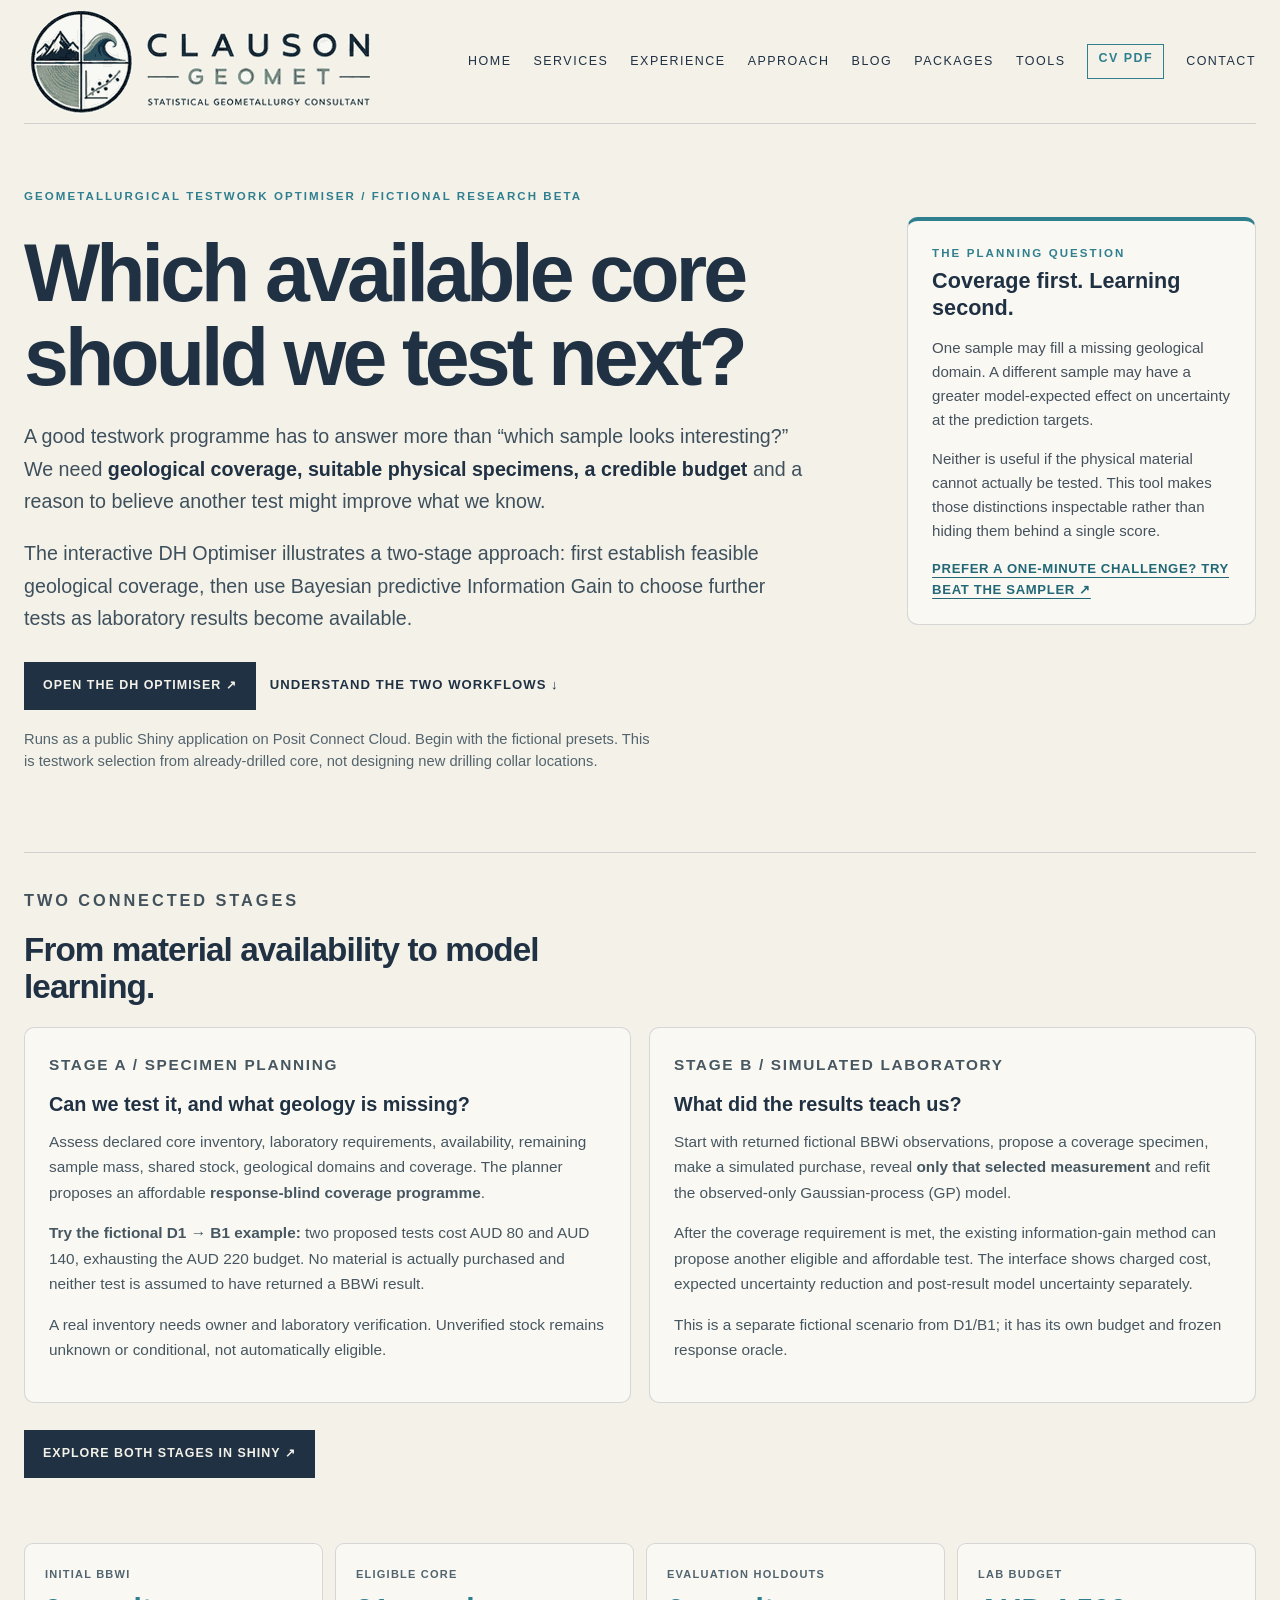
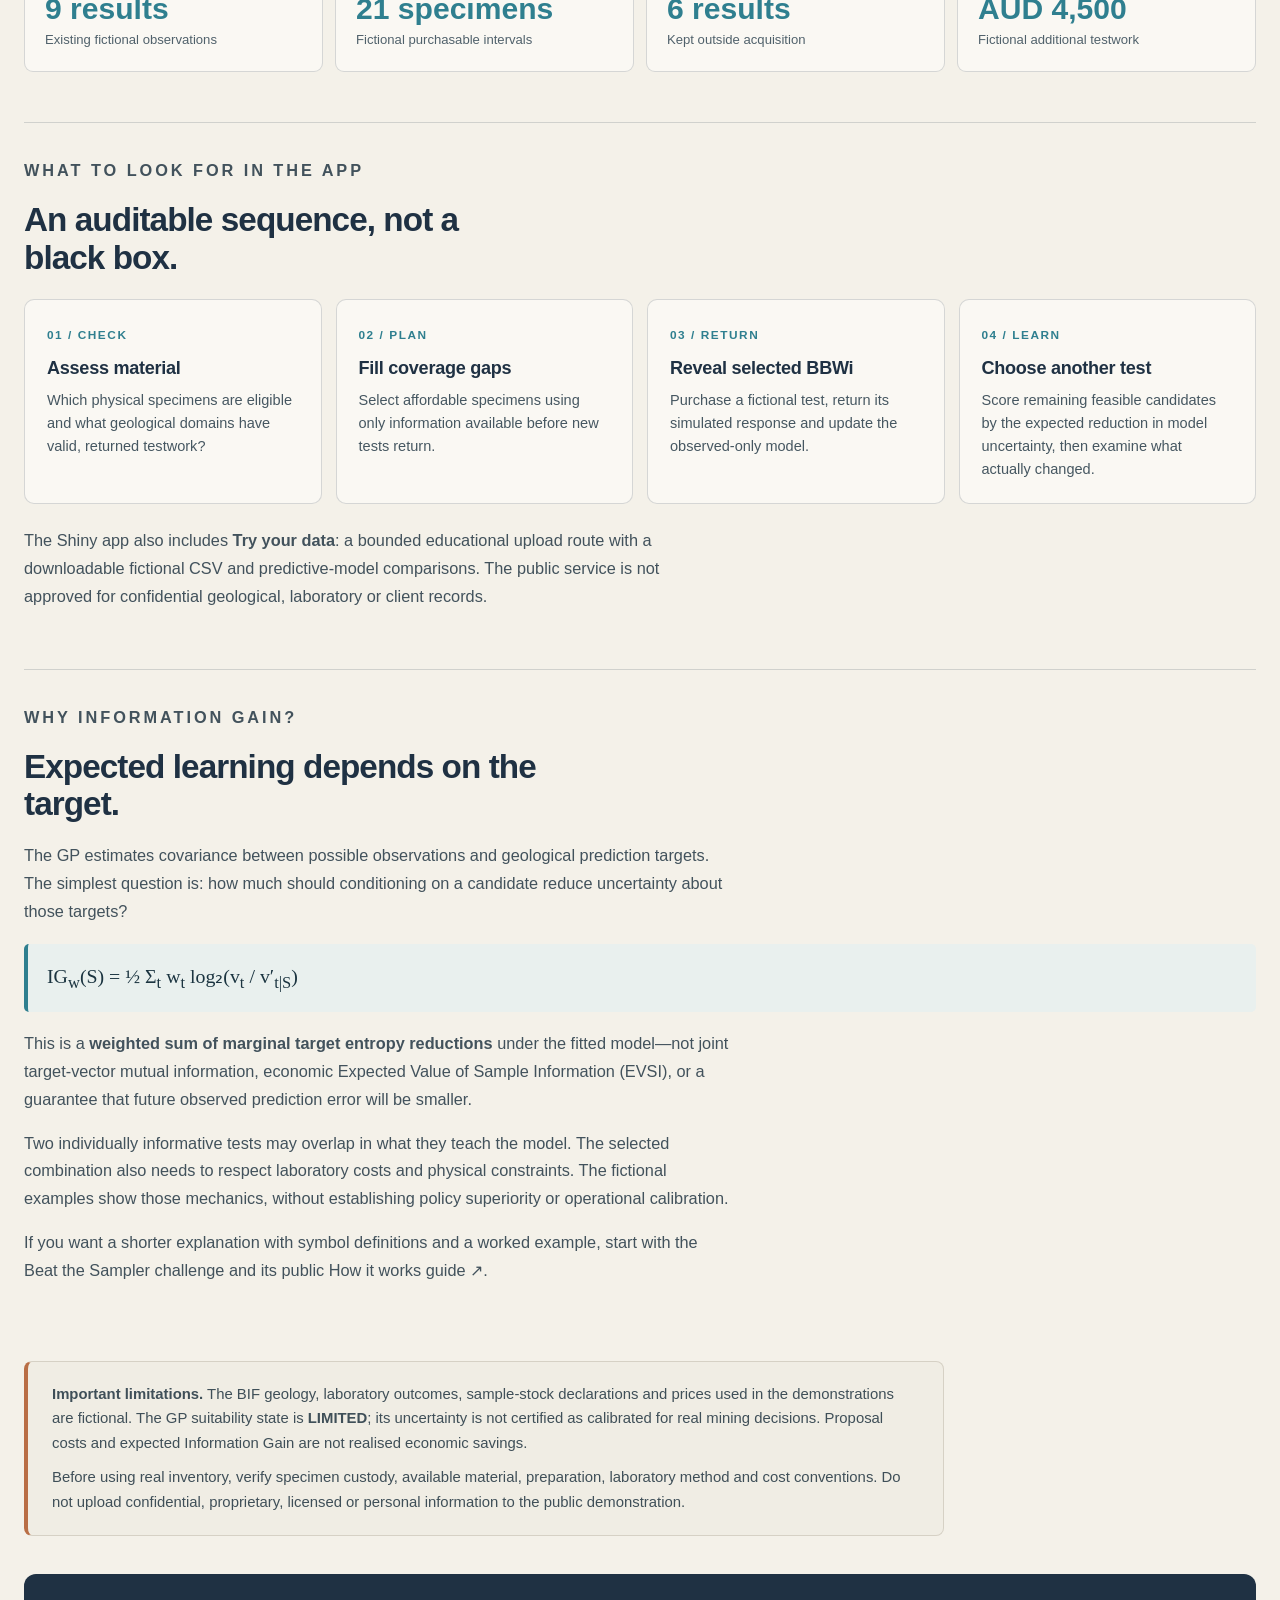
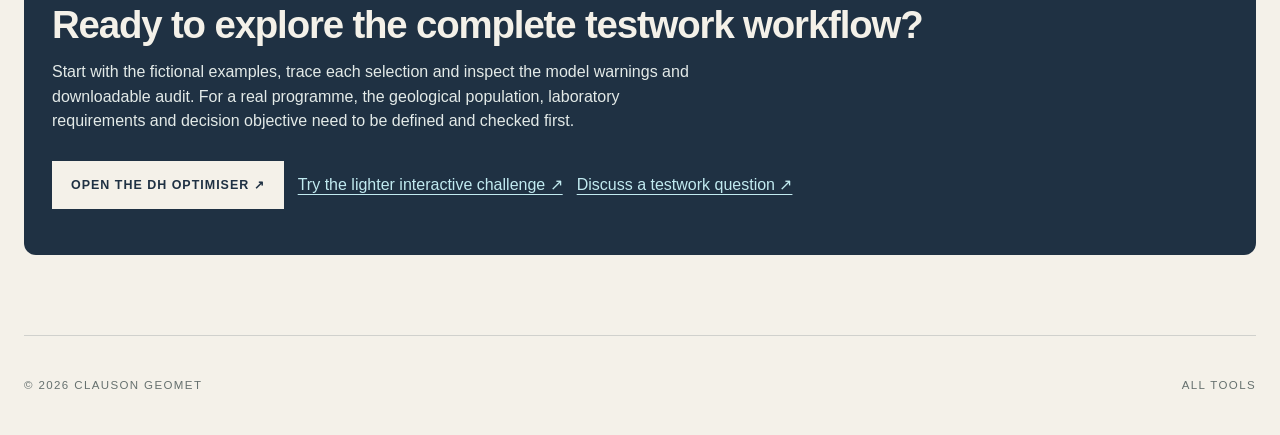
<file: drillhole-optimiser/index.html>
<!doctype html>
<html lang="en-AU">
<head>
  <meta charset="utf-8">
  <meta name="viewport" content="width=device-width, initial-scale=1">
  <title>Geometallurgical Testwork Optimiser | Coverage and Information Gain | Clauson Geomet</title>
  <meta name="description" content="Explore physical specimen eligibility, geological coverage and a simulated laboratory workflow that updates BBWi predictions using Bayesian Information Gain.">
  <meta name="theme-color" content="#f4f1e9">
  <meta name="robots" content="index,follow,max-image-preview:large">
  <meta name="author" content="Matt Clauson">
  <link rel="canonical" href="https://clausongeomet.com/drillhole-optimiser/">
  <meta property="og:title" content="From geological coverage to Information Gain | Clauson Geomet">
  <meta property="og:description" content="A fictional geometallurgical testwork planner: verify available core, fill coverage gaps, reveal simulated BBWi and choose further tests by model-conditional learning.">
  <meta property="og:type" content="website">
  <meta property="og:site_name" content="Clauson Geomet">
  <meta property="og:locale" content="en_AU">
  <meta property="og:url" content="https://clausongeomet.com/drillhole-optimiser/">
  <meta property="og:image" content="https://clausongeomet.com/assets/social-preview.png">
  <meta property="og:image:alt" content="Clauson Geomet — Statistical geometallurgy for better decisions">
  <meta name="twitter:card" content="summary_large_image">
  <meta name="twitter:title" content="Geometallurgical Testwork Optimiser | Clauson Geomet">
  <meta name="twitter:description" content="Why test this core, and what will it teach us? Explore geological coverage, specimen feasibility and Bayesian information.">
  <meta name="twitter:image" content="https://clausongeomet.com/assets/social-preview.png">
  <link rel="icon" href="../assets/logo-mark-final.png" type="image/png">
  <link rel="stylesheet" href="../styles.css">
  <link rel="stylesheet" href="../brand-overrides.css">
  <link rel="stylesheet" href="../approach.css?v=20260921-release">
  <link rel="stylesheet" href="../demo-landing.css?v=20261026">
</head>
<body class="resource-page demo-page">
  <a class="skip-link" href="#top">Skip to content</a>
  <header class="site-header shell">
    <a class="brand brand-image" href="../" aria-label="Clauson Geomet home">
      <img src="../assets/logo-lockup-final.png" alt="Clauson Geomet — Statistical Geometallurgy Consultant" class="brand-logo-image">
    </a>
    <nav class="nav" aria-label="Primary navigation">
      <a href="../">Home</a><a href="../#services">Services</a><a href="../#experience">Experience</a><a href="../approach/">Approach</a><a href="/writing/">Blog</a><a href="../packages/">Packages</a><a href="../tools/" aria-current="page">Tools</a><a class="nav-cv" href="/assets/Matthew-Clauson-CV.pdf" target="_blank" rel="noopener" aria-label="Open Matthew Clauson CV PDF">CV PDF</a><a href="../#contact">Contact</a>
    </nav>
  </header>

  <main id="top" class="shell">
    <section class="demo-intro" aria-labelledby="optimiser-title">
      <p class="section-index">GEOMETALLURGICAL TESTWORK OPTIMISER / FICTIONAL RESEARCH BETA</p>
      <div class="demo-layout">
        <div>
          <h1 id="optimiser-title">Which available core should we test next?</h1>
          <p class="demo-lede">A good testwork programme has to answer more than “which sample looks interesting?” We need <strong>geological coverage, suitable physical specimens, a credible budget</strong> and a reason to believe another test might improve what we know.</p>
          <p class="demo-lede">The interactive DH Optimiser illustrates a two-stage approach: first establish feasible geological coverage, then use Bayesian predictive Information Gain to choose further tests as laboratory results become available.</p>
          <div class="demo-actions">
            <a class="button button-dark" href="https://01a0b868-67ef-8c01-436c-52596c278d71.share.connect.posit.cloud/" target="_blank" rel="noopener noreferrer">Open the DH Optimiser ↗</a>
            <a class="text-link" href="#workflows">Understand the two workflows ↓</a>
          </div>
          <p class="demo-note">Runs as a public Shiny application on Posit Connect Cloud. Begin with the fictional presets. This is testwork selection from already-drilled core, not designing new drilling collar locations.</p>
        </div>
        <aside class="demo-aside" aria-labelledby="optimiser-question">
          <span class="section-index">THE PLANNING QUESTION</span>
          <h2 id="optimiser-question">Coverage first. Learning second.</h2>
          <p>One sample may fill a missing geological domain. A different sample may have a greater model-expected effect on uncertainty at the prediction targets.</p>
          <p>Neither is useful if the physical material cannot actually be tested. This tool makes those distinctions inspectable rather than hiding them behind a single score.</p>
          <a class="aside-link" href="../beat-the-sampler/">Prefer a one-minute challenge? Try Beat the Sampler ↗</a>
        </aside>
      </div>
    </section>

    <section class="demo-section" id="workflows" aria-labelledby="workflows-title">
      <p class="section-index">TWO CONNECTED STAGES</p>
      <h2 id="workflows-title">From material availability to model learning.</h2>
      <div class="demo-duo">
        <article>
          <p class="demo-kicker">STAGE A / SPECIMEN PLANNING</p>
          <h3>Can we test it, and what geology is missing?</h3>
          <p>Assess declared core inventory, laboratory requirements, availability, remaining sample mass, shared stock, geological domains and coverage. The planner proposes an affordable <strong>response-blind coverage programme</strong>.</p>
          <p><strong>Try the fictional D1 → B1 example:</strong> two proposed tests cost AUD 80 and AUD 140, exhausting the AUD 220 budget. No material is actually purchased and neither test is assumed to have returned a BBWi result.</p>
          <p class="demo-note">A real inventory needs owner and laboratory verification. Unverified stock remains unknown or conditional, not automatically eligible.</p>
        </article>
        <article>
          <p class="demo-kicker">STAGE B / SIMULATED LABORATORY</p>
          <h3>What did the results teach us?</h3>
          <p>Start with returned fictional BBWi observations, propose a coverage specimen, make a simulated purchase, reveal <strong>only that selected measurement</strong> and refit the observed-only Gaussian-process (GP) model.</p>
          <p>After the coverage requirement is met, the existing information-gain method can propose another eligible and affordable test. The interface shows charged cost, expected uncertainty reduction and post-result model uncertainty separately.</p>
          <p class="demo-note">This is a separate fictional scenario from D1/B1; it has its own budget and frozen response oracle.</p>
        </article>
      </div>
      <div class="demo-actions">
        <a class="button button-dark" href="https://01a0b868-67ef-8c01-436c-52596c278d71.share.connect.posit.cloud/" target="_blank" rel="noopener noreferrer">Explore both stages in Shiny ↗</a>
      </div>
    </section>

    <div class="demo-facts" aria-label="Simulated Laboratory scenario">
      <div class="demo-fact"><span>Initial BBWi</span><strong>9 results</strong><p>Existing fictional observations</p></div>
      <div class="demo-fact"><span>Eligible core</span><strong>21 specimens</strong><p>Fictional purchasable intervals</p></div>
      <div class="demo-fact"><span>Evaluation holdouts</span><strong>6 results</strong><p>Kept outside acquisition</p></div>
      <div class="demo-fact"><span>Lab budget</span><strong>AUD 4,500</strong><p>Fictional additional testwork</p></div>
    </div>

    <section class="demo-section" aria-labelledby="steps-title">
      <p class="section-index">WHAT TO LOOK FOR IN THE APP</p>
      <h2 id="steps-title">An auditable sequence, not a black box.</h2>
      <div class="demo-steps four">
        <article class="demo-step"><span class="step-number">01 / CHECK</span><h3>Assess material</h3><p>Which physical specimens are eligible and what geological domains have valid, returned testwork?</p></article>
        <article class="demo-step"><span class="step-number">02 / PLAN</span><h3>Fill coverage gaps</h3><p>Select affordable specimens using only information available before new tests return.</p></article>
        <article class="demo-step"><span class="step-number">03 / RETURN</span><h3>Reveal selected BBWi</h3><p>Purchase a fictional test, return its simulated response and update the observed-only model.</p></article>
        <article class="demo-step"><span class="step-number">04 / LEARN</span><h3>Choose another test</h3><p>Score remaining feasible candidates by the expected reduction in model uncertainty, then examine what actually changed.</p></article>
      </div>
      <p>The Shiny app also includes <strong>Try your data</strong>: a bounded educational upload route with a downloadable fictional CSV and predictive-model comparisons. The public service is not approved for confidential geological, laboratory or client records.</p>
    </section>

    <section class="demo-section" aria-labelledby="math-title">
      <p class="section-index">WHY INFORMATION GAIN?</p>
      <h2 id="math-title">Expected learning depends on the target.</h2>
      <p>The GP estimates covariance between possible observations and geological prediction targets. The simplest question is: how much should conditioning on a candidate reduce uncertainty about those targets?</p>
      <div class="demo-math" role="math" aria-label="I sub w of S equals one half the sum over prediction targets t of their weight times log base two of the ratio of before to conditional after model variance">
        IG<sub>w</sub>(S) = ½ Σ<sub>t</sub> w<sub>t</sub> log₂(v<sub>t</sub> / v′<sub>t|S</sub>)
      </div>
      <p>This is a <strong>weighted sum of marginal target entropy reductions</strong> under the fitted model—not joint target-vector mutual information, economic Expected Value of Sample Information (EVSI), or a guarantee that future observed prediction error will be smaller.</p>
      <p>Two individually informative tests may overlap in what they teach the model. The selected combination also needs to respect laboratory costs and physical constraints. The fictional examples show those mechanics, without establishing policy superiority or operational calibration.</p>
      <p class="demo-note">If you want a shorter explanation with symbol definitions and a worked example, start with the <a href="../beat-the-sampler/">Beat the Sampler challenge</a> and its public <a href="https://01a16671-529d-e153-02bf-4aa206a894ae.share.connect.posit.cloud/how-it-works.html" target="_blank" rel="noopener noreferrer">How it works guide ↗</a>.</p>
    </section>

    <div class="demo-disclaimer" role="note">
      <p><strong>Important limitations.</strong> The BIF geology, laboratory outcomes, sample-stock declarations and prices used in the demonstrations are fictional. The GP suitability state is <strong>LIMITED</strong>; its uncertainty is not certified as calibrated for real mining decisions. Proposal costs and expected Information Gain are not realised economic savings.</p>
      <p>Before using real inventory, verify specimen custody, available material, preparation, laboratory method and cost conventions. Do not upload confidential, proprietary, licensed or personal information to the public demonstration.</p>
    </div>

    <div class="demo-final">
      <h2>Ready to explore the complete testwork workflow?</h2>
      <p>Start with the fictional examples, trace each selection and inspect the model warnings and downloadable audit. For a real programme, the geological population, laboratory requirements and decision objective need to be defined and checked first.</p>
      <div class="demo-actions">
        <a class="button" href="https://01a0b868-67ef-8c01-436c-52596c278d71.share.connect.posit.cloud/" target="_blank" rel="noopener noreferrer">Open the DH Optimiser ↗</a>
        <a href="../beat-the-sampler/">Try the lighter interactive challenge ↗</a>
        <a href="../#contact">Discuss a testwork question ↗</a>
      </div>
    </div>
  </main>

  <footer class="footer shell"><span>© 2026 Clauson Geomet</span><a href="../tools/">All tools</a></footer>
  <!-- Cloudflare Web Analytics --><script type="module" src="https://static.cloudflareinsights.com/beacon.min.js" data-cf-beacon='{"token":"f19f7dc5e664422d9f7bcd49982e9f7c"}'></script><!-- End Cloudflare Web Analytics -->
</body>
</html>
</file>
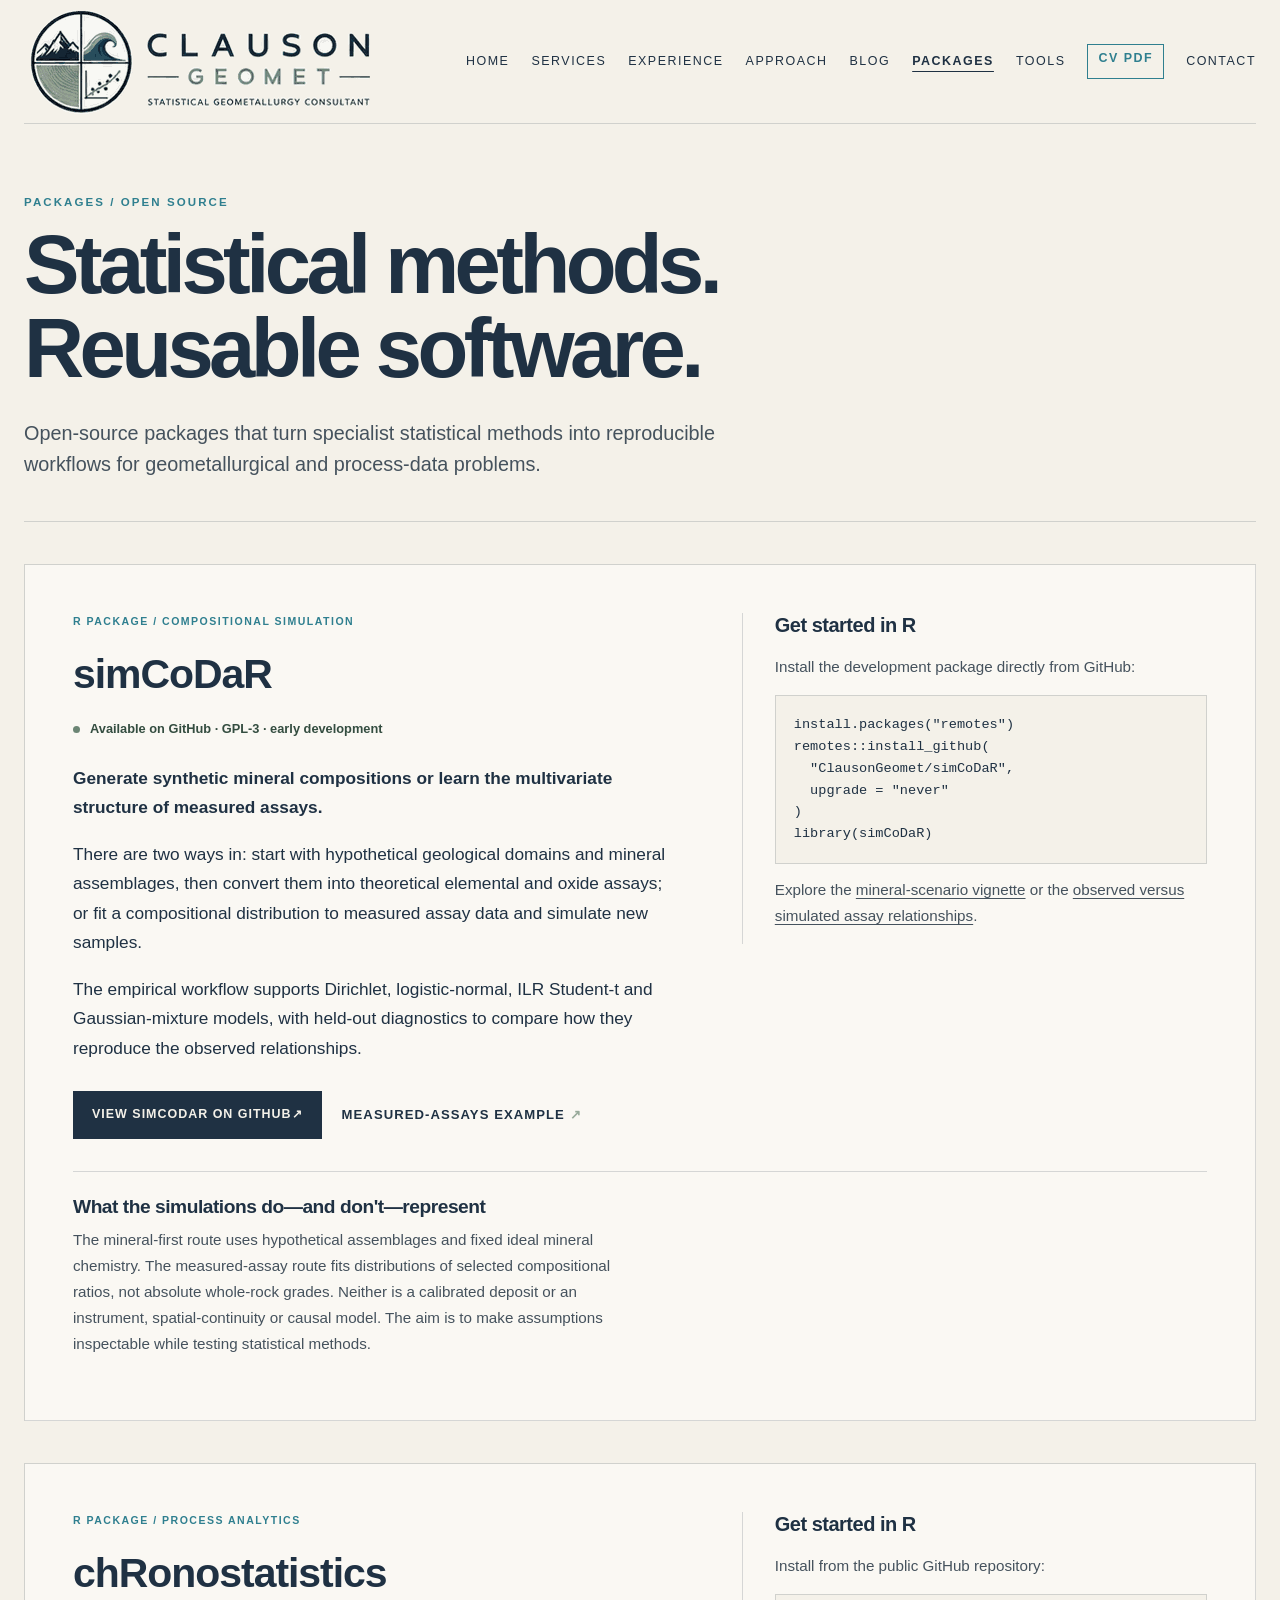
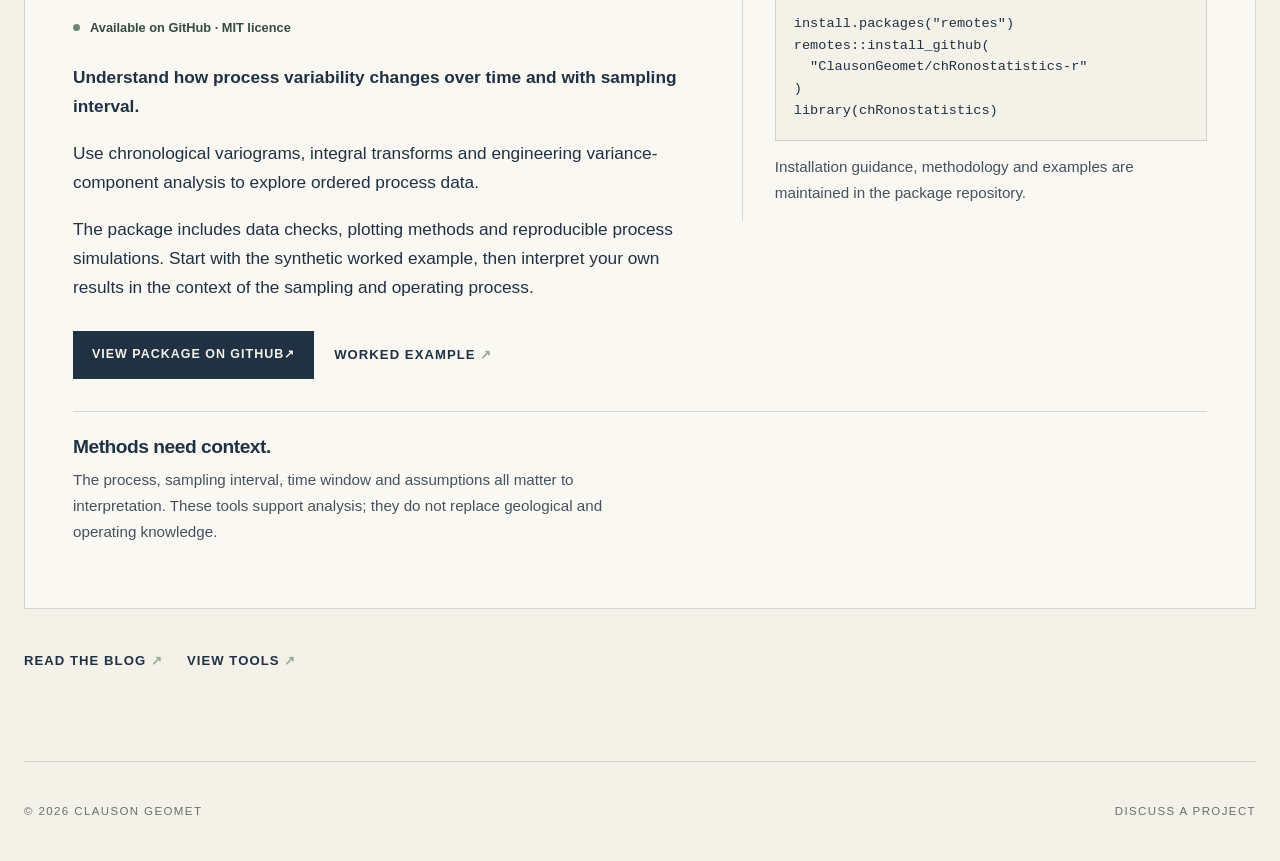
<file: packages/index.html>
<!doctype html>
<html lang="en-AU">
<head>
  <meta charset="utf-8">
  <meta name="viewport" content="width=device-width, initial-scale=1">
  <title>Packages | Clauson Geomet</title>
  <meta name="description" content="Explore simCoDaR and chRonostatistics: open-source R packages for compositional simulation, theoretical mineral assays and process-data analysis.">
  <meta name="theme-color" content="#f4f1e9">
  <meta name="robots" content="index,follow,max-image-preview:large">
  <meta name="author" content="Matt Clauson">
  <meta property="og:title" content="Packages | Clauson Geomet">
  <meta property="og:description" content="Open-source R software for synthetic mineral and assay compositions, fitted multivariate distributions, and chronological process data.">
  <meta property="og:type" content="website">
  <meta property="og:site_name" content="Clauson Geomet">
  <meta property="og:locale" content="en_AU">
  <meta property="og:url" content="https://clausongeomet.com/packages/">
  <meta property="og:image" content="https://clausongeomet.com/assets/social-preview.png">
  <meta property="og:image:type" content="image/png">
  <meta property="og:image:width" content="1200">
  <meta property="og:image:height" content="630">
  <meta property="og:image:alt" content="Clauson Geomet — Statistical geometallurgy for better decisions">
  <link rel="canonical" href="https://clausongeomet.com/packages/">
  <meta name="twitter:card" content="summary_large_image">
  <meta name="twitter:title" content="Packages | Clauson Geomet">
  <meta name="twitter:description" content="Open-source R packages for compositional simulation, mineral-to-assay chemistry and process analytics.">
  <meta name="twitter:image" content="https://clausongeomet.com/assets/social-preview.png">
  <meta name="twitter:image:alt" content="Clauson Geomet — Statistical geometallurgy for better decisions">
  <link rel="icon" href="../assets/logo-mark-final.png" type="image/png">
  <link rel="stylesheet" href="../styles.css">
  <link rel="stylesheet" href="../brand-overrides.css">
  <link rel="stylesheet" href="../approach.css?v=20260921-release">
  <link rel="stylesheet" href="../resource-pages.css?v=20260919-launch">
</head>
<body class="methodology-page resource-page">
  <a class="skip-link" href="#top">Skip to content</a>
  <header class="site-header shell">
    <a class="brand brand-image" href="../" aria-label="Clauson Geomet home">
      <img src="../assets/logo-lockup-final.png" alt="Clauson Geomet — Statistical Geometallurgy Consultant" class="brand-logo-image">
    </a>
    <nav class="nav" aria-label="Primary navigation">
      <a href="../">Home</a><a href="../#services">Services</a><a href="../#experience">Experience</a><a href="../approach/">Approach</a><a href="/writing/">Blog</a><a href="../packages/" aria-current="page">Packages</a><a href="../tools/">Tools</a><a class="nav-cv" href="/assets/Matthew-Clauson-CV.pdf" target="_blank" rel="noopener" aria-label="Open Matthew Clauson CV PDF">CV PDF</a><a href="../#contact">Contact</a>
    </nav>
  </header>
  <main id="top" class="shell methodology-main">
    <div class="methodology-heading">
      <p class="section-index">PACKAGES / OPEN SOURCE</p>
      <h1>Statistical methods.<br>Reusable software.</h1>
      <p class="definition-copy">Open-source packages that turn specialist statistical methods into reproducible workflows for geometallurgical and process-data problems.</p>
    </div>
    <div class="methodology-content">
      <section aria-labelledby="simcodar-title">
        <div class="resource-grid">
          <article class="resource-card">
            <div class="resource-feature">
              <div>
                <p class="experience-kicker">R PACKAGE / COMPOSITIONAL SIMULATION</p>
                <h2 id="simcodar-title">simCoDaR</h2>
                <p class="release-status"><span class="status-dot" aria-hidden="true"></span>Available on GitHub · GPL-3 · early development</p>
                <p><strong>Generate synthetic mineral compositions or learn the multivariate structure of measured assays.</strong></p>
                <p>There are two ways in: start with hypothetical geological domains and mineral assemblages, then convert them into theoretical elemental and oxide assays; or fit a compositional distribution to measured assay data and simulate new samples.</p>
                <p>The empirical workflow supports Dirichlet, logistic-normal, ILR Student-t and Gaussian-mixture models, with held-out diagnostics to compare how they reproduce the observed relationships.</p>
                <div class="resource-actions">
                  <a class="button button-dark" href="https://github.com/ClausonGeomet/simCoDaR" target="_blank" rel="noopener noreferrer">View simCoDaR on GitHub <span aria-hidden="true">↗</span></a>
                  <a class="text-link" href="https://github.com/ClausonGeomet/simCoDaR/blob/main/vignettes/measured-assays.Rmd" target="_blank" rel="noopener noreferrer">Measured-assays example <span aria-hidden="true">↗</span></a>
                </div>
              </div>
              <aside class="resource-aside" aria-label="Install simCoDaR">
                <h3>Get started in R</h3>
                <p>Install the development package directly from GitHub:</p>
                <pre><code>install.packages("remotes")
remotes::install_github(
  "ClausonGeomet/simCoDaR",
  upgrade = "never"
)
library(simCoDaR)</code></pre>
                <p>Explore the <a href="https://github.com/ClausonGeomet/simCoDaR/blob/main/vignettes/commodity-scenarios.Rmd" target="_blank" rel="noopener noreferrer">mineral-scenario vignette</a> or the <a href="https://github.com/ClausonGeomet/simCoDaR/blob/main/docs/assets/measured-assays-relationship.png" target="_blank" rel="noopener noreferrer">observed versus simulated assay relationships</a>.</p>
              </aside>
            </div>
            <div class="resource-notes">
              <h3>What the simulations do—and don't—represent</h3>
              <p class="resource-note">The mineral-first route uses hypothetical assemblages and fixed ideal mineral chemistry. The measured-assay route fits distributions of selected compositional ratios, not absolute whole-rock grades. Neither is a calibrated deposit or an instrument, spatial-continuity or causal model. The aim is to make assumptions inspectable while testing statistical methods.</p>
            </div>
          </article>
        </div>
      </section>
      <section aria-labelledby="chronostatistics-title">
        <div class="resource-grid">
          <article class="resource-card">
            <div class="resource-feature">
              <div>
                <p class="experience-kicker">R PACKAGE / PROCESS ANALYTICS</p>
                <h2 id="chronostatistics-title">chRonostatistics</h2>
                <p class="release-status"><span class="status-dot" aria-hidden="true"></span>Available on GitHub · MIT licence</p>
                <p><strong>Understand how process variability changes over time and with sampling interval.</strong></p>
                <p>Use chronological variograms, integral transforms and engineering variance-component analysis to explore ordered process data.</p>
                <p>The package includes data checks, plotting methods and reproducible process simulations. Start with the synthetic worked example, then interpret your own results in the context of the sampling and operating process.</p>
                <div class="resource-actions">
                  <a class="button button-dark" href="https://github.com/ClausonGeomet/chRonostatistics-r" target="_blank" rel="noopener noreferrer">View package on GitHub <span aria-hidden="true"> ↗</span></a>
                  <a class="text-link" href="https://github.com/ClausonGeomet/chRonostatistics-r#quick-example" target="_blank" rel="noopener noreferrer">Worked example <span aria-hidden="true">↗</span></a>
                </div>
              </div>
              <aside class="resource-aside" aria-label="Install chRonostatistics">
                <h3>Get started in R</h3>
                <p>Install from the public GitHub repository:</p>
                <pre><code>install.packages("remotes")
remotes::install_github(
  "ClausonGeomet/chRonostatistics-r"
)
library(chRonostatistics)</code></pre>
                <p>Installation guidance, methodology and examples are maintained in the package repository.</p>
              </aside>
            </div>
            <div class="resource-notes">
              <h3>Methods need context.</h3>
              <p class="resource-note">The process, sampling interval, time window and assumptions all matter to interpretation. These tools support analysis; they do not replace geological and operating knowledge.</p>
            </div>
          </article>
        </div>
      </section>
      <div class="methodology-actions">
        <a class="text-link" href="/writing/">Read the blog <span aria-hidden="true">↗</span></a>
        <a class="text-link" href="../tools/">View tools <span aria-hidden="true">↗</span></a>
      </div>
    </div>
  </main>
  <footer class="footer shell"><span>© <span id="year">2026</span> Clauson Geomet</span><a href="../#contact">Discuss a project</a></footer>
  <script>document.getElementById('year').textContent = new Date().getFullYear();</script>
  <!-- Cloudflare Web Analytics --><script type="module" src="https://static.cloudflareinsights.com/beacon.min.js" data-cf-beacon='{"token":"f19f7dc5e664422d9f7bcd49982e9f7c"}'></script><!-- End Cloudflare Web Analytics -->
</body>
</html>
</file>
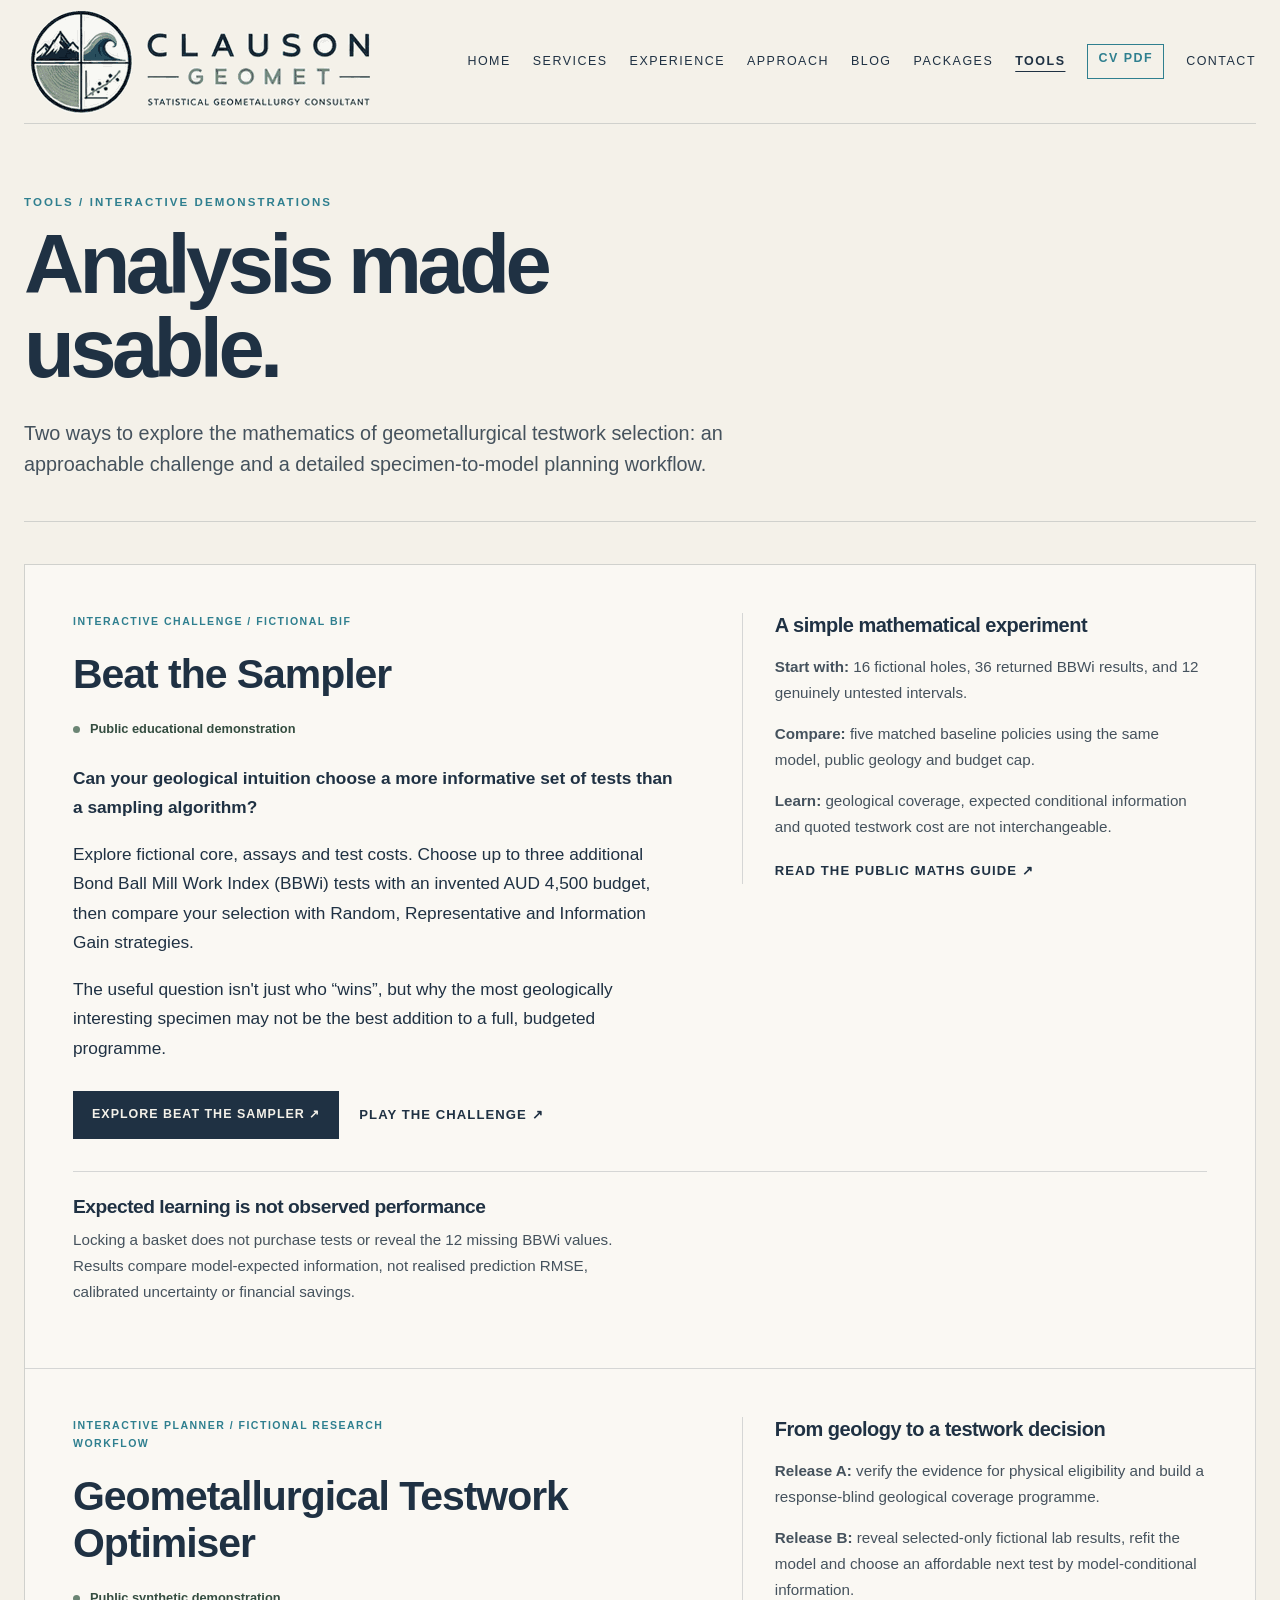
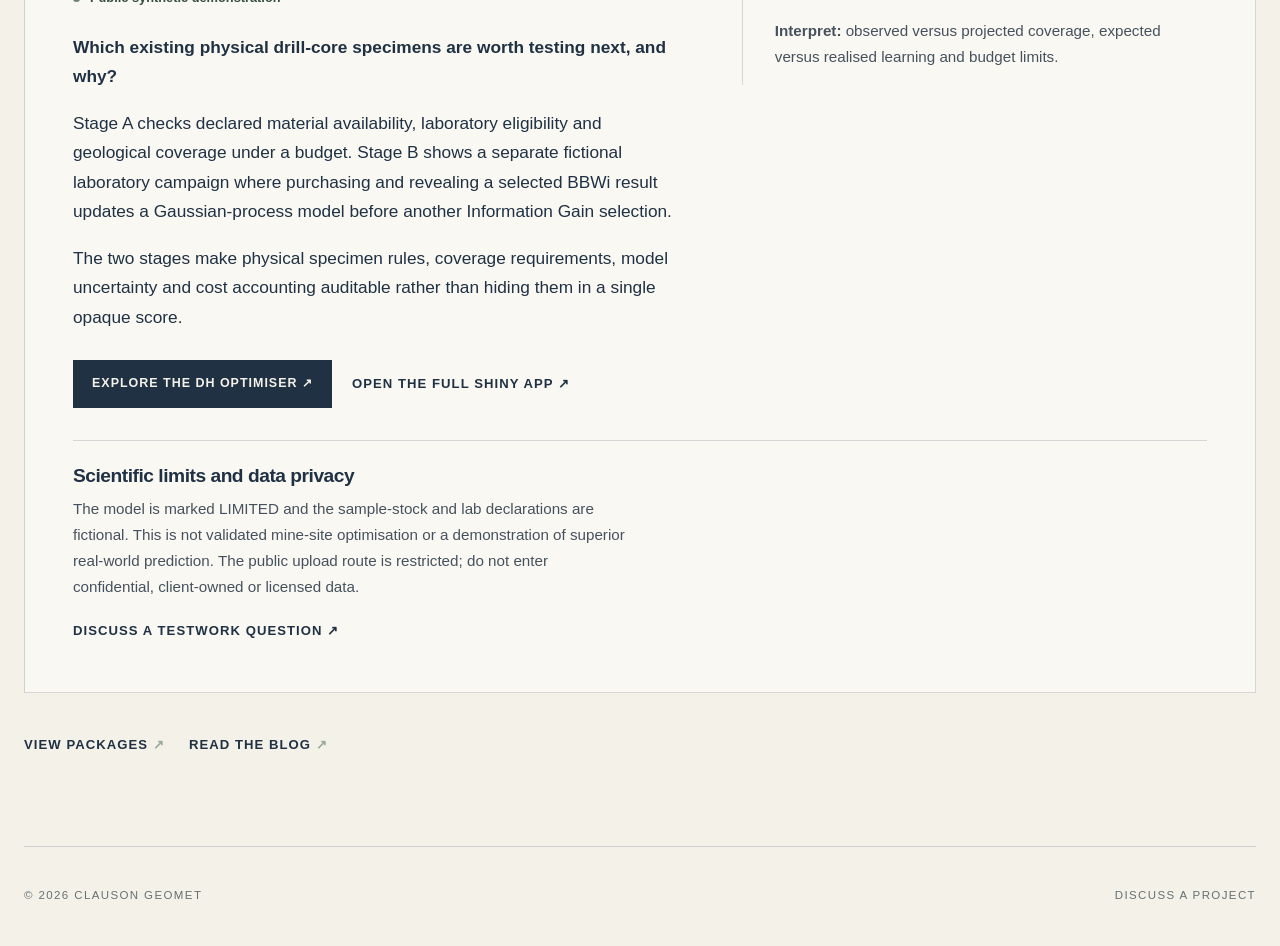
<file: tools/index.html>
<!doctype html>
<html lang="en-AU">
<head>
  <meta charset="utf-8">
  <meta name="viewport" content="width=device-width, initial-scale=1">
  <title>Interactive Geometallurgical Tools | Clauson Geomet</title>
  <meta name="description" content="Explore Beat the Sampler and the Geometallurgical Testwork Optimiser: fictional interactive tools explaining geological coverage, Bayesian Information Gain and testwork costs.">
  <meta name="theme-color" content="#f4f1e9">
  <meta name="robots" content="index,follow,max-image-preview:large">
  <meta name="author" content="Matt Clauson">
  <link rel="canonical" href="https://clausongeomet.com/tools/">
  <meta property="og:title" content="Interactive Geometallurgical Tools | Clauson Geomet">
  <meta property="og:description" content="Try a quick sampling challenge, then explore a more detailed specimen planning and simulated laboratory demonstration.">
  <meta property="og:type" content="website">
  <meta property="og:site_name" content="Clauson Geomet">
  <meta property="og:locale" content="en_AU">
  <meta property="og:url" content="https://clausongeomet.com/tools/">
  <meta property="og:image" content="https://clausongeomet.com/assets/social-preview.png">
  <meta property="og:image:alt" content="Clauson Geomet — Statistical geometallurgy for better decisions">
  <meta name="twitter:card" content="summary_large_image">
  <meta name="twitter:title" content="Interactive Geometallurgical Tools | Clauson Geomet">
  <meta name="twitter:description" content="Geological sampling and Bayesian Information Gain made interactive.">
  <meta name="twitter:image" content="https://clausongeomet.com/assets/social-preview.png">
  <link rel="icon" href="../assets/logo-mark-final.png" type="image/png">
  <link rel="stylesheet" href="../styles.css">
  <link rel="stylesheet" href="../brand-overrides.css">
  <link rel="stylesheet" href="../approach.css?v=20260921-release">
  <link rel="stylesheet" href="../resource-pages.css?v=20260919-launch">
</head>
<body class="methodology-page resource-page">
  <a class="skip-link" href="#top">Skip to content</a>
  <header class="site-header shell">
    <a class="brand brand-image" href="../" aria-label="Clauson Geomet home">
      <img src="../assets/logo-lockup-final.png" alt="Clauson Geomet — Statistical Geometallurgy Consultant" class="brand-logo-image">
    </a>
    <nav class="nav" aria-label="Primary navigation">
      <a href="../">Home</a><a href="../#services">Services</a><a href="../#experience">Experience</a><a href="../approach/">Approach</a><a href="/writing/">Blog</a><a href="../packages/">Packages</a><a href="../tools/" aria-current="page">Tools</a><a class="nav-cv" href="/assets/Matthew-Clauson-CV.pdf" target="_blank" rel="noopener" aria-label="Open Matthew Clauson CV PDF">CV PDF</a><a href="../#contact">Contact</a>
    </nav>
  </header>
  <main id="top" class="shell methodology-main">
    <div class="methodology-heading">
      <p class="section-index">TOOLS / INTERACTIVE DEMONSTRATIONS</p>
      <h1>Analysis made<br>usable.</h1>
      <p class="definition-copy">Two ways to explore the mathematics of geometallurgical testwork selection: an approachable challenge and a detailed specimen-to-model planning workflow.</p>
    </div>
    <div class="methodology-content">
      <section aria-label="Public geometallurgical demonstrations">
        <div class="resource-grid">
          <article class="resource-card">
            <div class="resource-feature">
              <div>
                <p class="experience-kicker">INTERACTIVE CHALLENGE / FICTIONAL BIF</p>
                <h2 id="sampler-title">Beat the Sampler</h2>
                <p class="release-status"><span class="status-dot" aria-hidden="true"></span>Public educational demonstration</p>
                <p><strong>Can your geological intuition choose a more informative set of tests than a sampling algorithm?</strong></p>
                <p>Explore fictional core, assays and test costs. Choose up to three additional Bond Ball Mill Work Index (BBWi) tests with an invented AUD 4,500 budget, then compare your selection with Random, Representative and Information Gain strategies.</p>
                <p>The useful question isn't just who “wins”, but why the most geologically interesting specimen may not be the best addition to a full, budgeted programme.</p>
                <div class="resource-actions">
                  <a class="button button-dark" href="../beat-the-sampler/">Explore Beat the Sampler ↗</a>
                  <a class="text-link" href="https://01a16671-529d-e153-02bf-4aa206a894ae.share.connect.posit.cloud/" target="_blank" rel="noopener noreferrer">Play the challenge ↗</a>
                </div>
              </div>
              <aside class="resource-aside" aria-label="Beat the Sampler overview">
                <h3>A simple mathematical experiment</h3>
                <p><strong>Start with:</strong> 16 fictional holes, 36 returned BBWi results, and 12 genuinely untested intervals.</p>
                <p><strong>Compare:</strong> five matched baseline policies using the same model, public geology and budget cap.</p>
                <p><strong>Learn:</strong> geological coverage, expected conditional information and quoted testwork cost are not interchangeable.</p>
                <a class="text-link" href="https://01a16671-529d-e153-02bf-4aa206a894ae.share.connect.posit.cloud/how-it-works.html" target="_blank" rel="noopener noreferrer">Read the public maths guide ↗</a>
              </aside>
            </div>
            <div class="resource-notes">
              <h3>Expected learning is not observed performance</h3>
              <p class="resource-note">Locking a basket does not purchase tests or reveal the 12 missing BBWi values. Results compare model-expected information, not realised prediction RMSE, calibrated uncertainty or financial savings.</p>
            </div>
          </article>

          <article class="resource-card">
            <div class="resource-feature">
              <div>
                <p class="experience-kicker">INTERACTIVE PLANNER / FICTIONAL RESEARCH WORKFLOW</p>
                <h2 id="optimiser-title">Geometallurgical Testwork Optimiser</h2>
                <p class="release-status"><span class="status-dot" aria-hidden="true"></span>Public synthetic demonstration</p>
                <p><strong>Which existing physical drill-core specimens are worth testing next, and why?</strong></p>
                <p>Stage A checks declared material availability, laboratory eligibility and geological coverage under a budget. Stage B shows a separate fictional laboratory campaign where purchasing and revealing a selected BBWi result updates a Gaussian-process model before another Information Gain selection.</p>
                <p>The two stages make physical specimen rules, coverage requirements, model uncertainty and cost accounting auditable rather than hiding them in a single opaque score.</p>
                <div class="resource-actions">
                  <a class="button button-dark" href="../drillhole-optimiser/">Explore the DH Optimiser ↗</a>
                  <a class="text-link" href="https://01a0b868-67ef-8c01-436c-52596c278d71.share.connect.posit.cloud/" target="_blank" rel="noopener noreferrer">Open the full Shiny app ↗</a>
                </div>
              </div>
              <aside class="resource-aside" aria-label="DH Optimiser overview">
                <h3>From geology to a testwork decision</h3>
                <p><strong>Release A:</strong> verify the evidence for physical eligibility and build a response-blind geological coverage programme.</p>
                <p><strong>Release B:</strong> reveal selected-only fictional lab results, refit the model and choose an affordable next test by model-conditional information.</p>
                <p><strong>Interpret:</strong> observed versus projected coverage, expected versus realised learning and budget limits.</p>
              </aside>
            </div>
            <div class="resource-notes">
              <h3>Scientific limits and data privacy</h3>
              <p class="resource-note">The model is marked LIMITED and the sample-stock and lab declarations are fictional. This is not validated mine-site optimisation or a demonstration of superior real-world prediction. The public upload route is restricted; do not enter confidential, client-owned or licensed data.</p>
              <a class="text-link" href="mailto:matthewclauson@outlook.com?subject=Geometallurgical%20testwork%20planning%20enquiry">Discuss a testwork question ↗</a>
            </div>
          </article>
        </div>
      </section>
      <div class="methodology-actions">
        <a class="text-link" href="../packages/">View packages <span aria-hidden="true">↗</span></a>
        <a class="text-link" href="/writing/">Read the blog <span aria-hidden="true">↗</span></a>
      </div>
    </div>
  </main>
  <footer class="footer shell"><span>© 2026 Clauson Geomet</span><a href="../#contact">Discuss a project</a></footer>
  <!-- Cloudflare Web Analytics --><script type="module" src="https://static.cloudflareinsights.com/beacon.min.js" data-cf-beacon='{"token":"f19f7dc5e664422d9f7bcd49982e9f7c"}'></script><!-- End Cloudflare Web Analytics -->
</body>
</html>
</file>
<file: styles.css>
:root{
  --cream:#f4f1e9;
  --paper:#faf8f3;
  --navy:#1f3143;
  --teal:#2f7f8f;
  --sage:#98aa9a;
  --copper:#b96e45;
  --muted:#6e756f;
  --line:rgba(31,49,67,.17);
  --max:1280px;
}

*{box-sizing:border-box}
html{scroll-behavior:smooth}
body{
  margin:0;
  background:var(--cream);
  color:var(--navy);
  font-family:Inter, ui-sans-serif, -apple-system, BlinkMacSystemFont, "Segoe UI", sans-serif;
  font-size:16px;
  line-height:1.55;
  -webkit-font-smoothing:antialiased;
}
a{color:inherit;text-decoration:none}
img{display:block;max-width:100%}
.shell{width:min(calc(100% - 48px),var(--max));margin-inline:auto}

.site-header{
  min-height:110px;
  display:flex;
  align-items:center;
  justify-content:space-between;
  border-bottom:1px solid var(--line);
}
.brand{display:flex;align-items:center;gap:14px}
.brand-mark{width:58px;height:58px}
.brand-lockup{display:flex;flex-direction:column;gap:2px}
.brand-name{font-weight:800;letter-spacing:.14em;font-size:.92rem;line-height:1.1}
.brand-clauson{color:var(--navy)}
.brand-geomet{color:var(--sage)}
.brand-subtitle{font-size:.52rem;letter-spacing:.16em;text-transform:uppercase;color:#5e6870}
.nav{display:flex;gap:28px;font-size:.78rem;text-transform:uppercase;letter-spacing:.12em}
.nav a{position:relative;padding:8px 0}
.nav a:after{content:"";position:absolute;left:0;bottom:3px;width:0;height:1px;background:var(--sage);transition:width .2s ease}
.nav a:hover:after{width:100%}

.hero{padding:84px 0 96px}
.eyebrow,.section-index{font-size:.72rem;letter-spacing:.18em;text-transform:uppercase;font-weight:700;color:var(--teal)}
.hero-grid{display:grid;grid-template-columns:minmax(0,1.55fr) minmax(300px,.65fr);gap:72px;align-items:end;margin-top:32px}
h1,h2,h3,p{margin-top:0}
h1{
  margin-bottom:0;
  max-width:900px;
  font-size:clamp(4rem,9vw,8.2rem);
  line-height:.82;
  letter-spacing:-.055em;
  font-weight:760;
  text-wrap:balance;
}
.hero-side{position:relative;padding-bottom:12px}
.lede{font-size:clamp(1.15rem,1.8vw,1.55rem);line-height:1.45;max-width:540px}
.hero-actions,.about-actions{display:flex;align-items:center;gap:24px;margin-top:34px;flex-wrap:wrap}
.button{display:inline-flex;align-items:center;justify-content:center;min-height:48px;padding:0 18px;border:1px solid var(--navy);font-size:.78rem;letter-spacing:.08em;text-transform:uppercase;font-weight:700}
.button-dark{background:var(--navy);color:var(--cream)}
.button-dark:hover{background:var(--teal);border-color:var(--teal)}
.button:not(.button-dark):hover{background:rgba(152,170,154,.16)}
.text-link{font-size:.82rem;text-transform:uppercase;letter-spacing:.08em;font-weight:700}
.text-link span{color:var(--sage)}
.hero-emblem{position:absolute;right:-8px;bottom:-45px;width:128px;opacity:.13;transform:rotate(5deg)}

.section-rule{border-top:1px solid var(--line);padding:34px 0 96px}
.statement{display:grid;grid-template-columns:1fr 3fr;gap:40px}
.statement-copy{font-size:clamp(1.8rem,4vw,4.2rem);line-height:1.08;letter-spacing:-.035em;max-width:980px}

.section-heading{display:grid;grid-template-columns:1fr 3fr;gap:40px;margin-bottom:58px}
.section-heading h2,.about h2,.contact h2{font-size:clamp(2.8rem,6vw,6.4rem);line-height:.92;letter-spacing:-.045em;margin:0}
.service-grid{display:grid;grid-template-columns:repeat(2,minmax(0,1fr));border-top:1px solid var(--line);border-left:1px solid var(--line)}
.service-card{min-height:390px;padding:28px;border-right:1px solid var(--line);border-bottom:1px solid var(--line);display:flex;flex-direction:column}
.card-number{font-size:.75rem;letter-spacing:.14em;color:var(--sage);font-weight:700}
.service-card h3{font-size:1.65rem;margin:100px 0 18px;letter-spacing:-.02em;max-width:13ch}
.service-card p{color:#45525d;max-width:32ch;margin-bottom:0}

.work-heading{margin-bottom:42px}
.work-list{border-top:1px solid var(--line)}
.work-row{display:grid;grid-template-columns:180px 1fr 32px;gap:24px;align-items:center;min-height:112px;border-bottom:1px solid var(--line);transition:padding .2s ease,background .2s ease}
.work-row:hover{padding-left:14px;background:rgba(255,255,255,.22)}
.work-type{font-size:.72rem;text-transform:uppercase;letter-spacing:.14em;color:var(--teal);font-weight:700}
.work-title{font-size:clamp(1.35rem,2.6vw,2.7rem);letter-spacing:-.03em}
.work-arrow{color:var(--sage);font-size:1.4rem;text-align:right}

.experience-grid{display:grid;grid-template-columns:repeat(3,1fr);border-top:1px solid var(--line);border-left:1px solid var(--line)}
.experience-card{padding:30px;border-right:1px solid var(--line);border-bottom:1px solid var(--line);min-height:420px;display:flex;flex-direction:column}
.experience-kicker{font-size:.72rem;text-transform:uppercase;letter-spacing:.14em;color:var(--teal);font-weight:700;margin-bottom:80px}
.experience-card h3{font-size:clamp(1.45rem,2.2vw,2.25rem);line-height:1.05;letter-spacing:-.03em;margin-bottom:22px;max-width:14ch}
.experience-card p:last-child{color:#45525d;margin-bottom:0;max-width:38ch}

.about-grid{display:grid;grid-template-columns:1.5fr 1fr;gap:80px;align-items:start;margin-top:46px}
.about-copy{padding-top:10px;font-size:1.18rem}
.about-copy p+p{margin-top:24px}

.contact{position:relative;border-top:1px solid var(--line);padding:36px 0 70px;overflow:hidden}
.contact .section-index{margin-bottom:46px}
.contact h2{max-width:900px}
.contact-sub{margin-top:28px;color:#4f5c67}
.contact-links{display:flex;gap:30px;margin-top:48px;font-size:.8rem;letter-spacing:.1em;text-transform:uppercase;font-weight:700;flex-wrap:wrap}
.contact-links a{border-bottom:1px solid var(--sage);padding-bottom:5px}
.contact-mark{position:absolute;width:min(36vw,440px);right:0;top:40px;opacity:.075;pointer-events:none}

.footer{border-top:1px solid var(--line);min-height:100px;display:flex;justify-content:space-between;align-items:center;font-size:.72rem;text-transform:uppercase;letter-spacing:.12em;color:#66716f}

@media(max-width:900px){
  .site-header{min-height:90px}
  .nav{display:none}
  .hero{padding:58px 0 72px}
  .hero-grid,.statement,.section-heading,.about-grid{grid-template-columns:1fr;gap:32px}
  .hero-side{max-width:620px}
  .hero-emblem{width:94px;bottom:-25px}
  .statement-copy{font-size:2.4rem}
  .service-grid,.experience-grid{grid-template-columns:1fr}
  .service-card,.experience-card{min-height:auto}
  .service-card h3{margin-top:58px}
  .experience-kicker{margin-bottom:46px}
  .work-row{grid-template-columns:120px 1fr 22px}
  .about-grid{gap:36px}
}

@media(max-width:600px){
  .shell{width:min(calc(100% - 28px),var(--max))}
  .brand-name{font-size:.72rem}
  .brand-subtitle{display:none}
  .brand-mark{width:46px;height:46px}
  h1{font-size:clamp(3.2rem,18vw,5rem)}
  .hero-grid{gap:36px}
  .hero-actions,.about-actions{align-items:flex-start;flex-direction:column}
  .section-rule{padding-bottom:70px}
  .section-heading h2,.about h2,.contact h2{font-size:clamp(2.6rem,14vw,4.4rem)}
  .work-row{grid-template-columns:1fr 22px;gap:10px;padding:24px 0}
  .work-type{grid-column:1 / -1}
  .work-title{font-size:1.4rem}
  .footer{flex-direction:column;justify-content:center;gap:8px;align-items:flex-start}
}
</file>
<file: brand-overrides.css>
.brand-image{display:block;line-height:0;flex:0 0 auto}.brand-logo-image{display:block;width:352px;max-width:36vw;height:auto}.site-header{min-height:124px}@media(max-width:1050px){.brand-logo-image{width:300px;max-width:42vw}.nav{gap:18px;font-size:.7rem}}@media(max-width:900px){.site-header{min-height:98px}.brand-logo-image{width:300px;max-width:72vw}}@media(max-width:600px){.brand-logo-image{width:255px;max-width:78vw}.site-header{min-height:88px}}
</file>
<file: approach.css>
/* Statistical geometallurgy positioning; preserves the existing brand palette. */
.site-header{gap:28px}
.nav{flex-wrap:wrap;justify-content:flex-end;column-gap:22px;row-gap:0}
.nav a{white-space:nowrap}
.nav .nav-cv{border:1px solid var(--teal);padding:7px 10px;color:var(--teal);font-weight:700;line-height:1}
.nav .nav-cv:after{display:none}
.nav .nav-cv:hover{background:var(--teal);color:var(--cream)}
.skip-link{position:absolute;left:16px;top:-100px;z-index:10;background:var(--navy);color:var(--cream);padding:12px 18px}
.skip-link:focus{top:12px}
a:focus-visible,summary:focus-visible{outline:2px solid var(--teal);outline-offset:5px}
#approach,#research{scroll-margin-top:24px}
.approach .section-heading h2{font-size:clamp(2.6rem,5.4vw,5.8rem);line-height:1}
.definition-copy{max-width:67ch;margin:28px 0 0;font-size:clamp(1.1rem,1.55vw,1.3rem);color:#45525d}
.definition-copy strong{color:var(--navy)}
.method-grid,.research-grid{display:grid;border-top:1px solid var(--line);border-left:1px solid var(--line)}
.method-grid{grid-template-columns:repeat(3,minmax(0,1fr))}
.research-grid{grid-template-columns:repeat(2,minmax(0,1fr))}
.method-card,.research-card{min-width:0;padding:30px;border-right:1px solid var(--line);border-bottom:1px solid var(--line)}
.method-card .experience-kicker,.research-card .experience-kicker{margin-bottom:38px}
.method-card h3,.research-card h3{font-size:clamp(1.4rem,2.2vw,2rem);line-height:1.12;letter-spacing:-.025em;margin-bottom:22px}
.method-card>p:last-child,.research-card>p{color:#45525d}
.method-card>p:last-child{margin-bottom:0}
.research-card>.experience-kicker{color:var(--teal)}
.positioning-callout{max-width:960px;border-left:3px solid var(--sage);padding:4px 0 4px 24px;margin:38px 0 24px;font-size:clamp(1.1rem,1.8vw,1.45rem);line-height:1.5}
.positioning-callout strong{display:block;margin-bottom:8px}
.inspiration-note,.method-sources{font-size:.88rem;line-height:1.65;color:#45525d}
.inspiration-note{max-width:96ch;margin-bottom:0}
.inspiration-note a,.method-sources a,.about-copy>p a{text-decoration:underline;text-underline-offset:3px}
.research-card .research-question{border-top:1px solid var(--line);padding-top:20px;margin:24px 0 0;color:var(--navy);font-weight:600}
.method-sources{margin-top:28px;max-width:100ch}
.method-sources summary{cursor:pointer;font-weight:700;color:var(--navy);padding:10px 0}
.method-sources ul{padding-left:22px}
.method-sources li+li{margin-top:10px}
@media(max-width:900px){
  .method-grid{grid-template-columns:1fr}
  .method-card .experience-kicker{margin-bottom:22px}
  .site-header{flex-wrap:wrap;gap:12px;padding-block:16px}
  .nav{display:flex;width:100%;justify-content:flex-start;font-size:.67rem;gap:2px 20px}
}
@media(max-width:600px){
  h1{font-size:clamp(2.45rem,13.2vw,5rem)}
  .research-grid{grid-template-columns:1fr}
  .method-card,.research-card{padding:24px}
  .positioning-callout{padding-left:18px}
  .contact-links a{overflow-wrap:anywhere}
}
@media(prefers-reduced-motion:reduce){html{scroll-behavior:auto}*,*::before,*::after{transition:none!important}}

/* Client-facing homepage and supporting methodology page. */
section[id]{scroll-margin-top:24px}
.hero h1{line-height:.95}
.hero-detail{font-size:1.02rem;line-height:1.6;color:#45525d;max-width:48ch}
.hero-emblem{pointer-events:none}
.section-intro{font-size:1.05rem;line-height:1.65;max-width:66ch;margin:24px 0 0;color:#45525d}
.section-intro strong{color:var(--navy)}
.card-number{color:#526b59}
.engagement-card{min-height:0;padding:28px}
.engagement-card h3{margin:38px 0 18px;max-width:19ch;line-height:1.12}
.engagement-card>p{margin-bottom:26px;max-width:none}
.deliverable{margin-top:auto;padding-top:22px;border-top:1px solid var(--line)}
.deliverable h4,.case-detail dt{font-size:.7rem;letter-spacing:.1em;text-transform:uppercase;color:#326573;margin:0 0 7px}
.deliverable p{max-width:none;font-size:.95rem}
.case-card{min-height:0}
.case-card .experience-kicker{margin-bottom:30px}
.case-card h3{max-width:18ch}
.case-detail{margin:0}
.case-detail dd{margin:0 0 20px;color:#45525d;font-size:.96rem;line-height:1.6}
.case-detail dd:last-child{margin-bottom:0}
.resource-grid{display:grid;grid-template-columns:repeat(3,minmax(0,1fr));border-top:1px solid var(--line);border-left:1px solid var(--line)}
.resource-card{min-width:0;padding:30px;border-right:1px solid var(--line);border-bottom:1px solid var(--line);display:flex;flex-direction:column}
.resource-card .experience-kicker{min-height:2.6em;margin-bottom:30px;font-size:.66rem}
.resource-card h2,.resource-card h3{font-size:clamp(1.5rem,2.3vw,2rem);line-height:1.12;letter-spacing:-.025em;overflow-wrap:anywhere;margin:0 0 20px}
.resource-card>p:not(.experience-kicker){color:#45525d}
.resource-card .release-status{display:flex;gap:10px;align-items:center;font-size:.8rem;font-weight:600;margin:auto 0 0;padding-top:24px;color:#344d40}
.status-dot{display:inline-block;flex:0 0 7px;width:7px;height:7px;border-radius:50%;background:#6b8574}
.research-card .experience-kicker{margin-bottom:26px}
.research-card>p:last-child{margin-bottom:0}
.about-grid{grid-template-columns:minmax(0,1fr) minmax(0,1fr);gap:64px}
.about h2{font-size:clamp(2.6rem,5vw,5rem);line-height:1}
.about-copy{font-size:1.06rem}
.contact-sub{max-width:64ch;font-size:1.06rem}
.contact-note{max-width:65ch;font-size:.85rem;color:#4f5c67}
.methodology-main{padding-block:70px 90px}
.methodology-heading{padding-bottom:42px;border-bottom:1px solid var(--line)}
.methodology-heading h1{font-size:clamp(2.6rem,6.5vw,6.3rem);line-height:1;max-width:22ch}
.methodology-content{max-width:78ch;margin:0 auto}
.methodology-content section{padding-top:42px;font-size:1.08rem;line-height:1.7}
.methodology-content h2{font-size:clamp(1.65rem,3vw,2.4rem);line-height:1.12;letter-spacing:-.025em;margin-bottom:20px}
.methodology-content p a{text-decoration:underline;text-underline-offset:3px}
.methodology-actions{display:flex;flex-wrap:wrap;gap:24px;align-items:center;margin-top:42px}
@media(max-width:1100px) and (min-width:901px){.hero-grid{gap:42px}.hero h1{font-size:7.4vw}}
@media(max-width:900px){
  .service-grid,.experience-grid,.resource-grid{grid-template-columns:1fr}
  .about-grid{grid-template-columns:1fr;gap:32px}
  .resource-card .experience-kicker{min-height:0;margin-bottom:20px}
  .engagement-card h3{margin-top:26px;max-width:none}
  .resource-card h2,.resource-card h3,.case-card h3{max-width:none}
  .methodology-main{padding-block:48px 70px}
}
@media(max-width:600px){
  .engagement-card,.case-card,.resource-card{padding:24px}
  .methodology-actions{align-items:flex-start;flex-direction:column}
  .methodology-heading h1{font-size:clamp(2.2rem,9vw,3.4rem)}
}

/* Launch polish: client-first content, integrated research and compact mobile entry. */
.research-inline{margin-top:48px;padding-top:30px;border-top:1px solid var(--line)}
.research-heading{margin-bottom:26px}
.research-heading h3{font-size:clamp(1.5rem,2.8vw,2.4rem);line-height:1.12;letter-spacing:-.025em;margin:0}
.research-card h4{font-size:clamp(1.4rem,2.2vw,2rem);line-height:1.12;letter-spacing:-.025em;margin:0 0 22px}
.hero-actions{margin-top:24px}
.hero-detail{margin:24px 0 0}
.demo-actions .button{max-width:100%;min-width:0;white-space:normal;text-align:center;padding-block:12px}
@media(max-width:600px){
  .site-header{min-height:0;padding-block:12px;gap:8px}
  .site-header .brand-logo-image{width:min(210px,66vw);height:auto}
  .nav{gap:0 16px;font-size:.64rem;letter-spacing:.08em}
  .nav a{padding-block:6px}
  .hero{padding:30px 0 48px}
  .hero-grid{gap:22px;margin-top:20px}
  .hero .eyebrow{font-size:.65rem;letter-spacing:.12em}
  .hero .lede{font-size:1.1rem;line-height:1.45;margin-bottom:0}
  .hero-actions{margin-top:20px;gap:16px}
  .hero-detail{font-size:1rem;margin-top:24px}
  .contact h2{font-size:clamp(2rem,9.8vw,4rem)}
  .research-inline{margin-top:36px}
}
</file>
<file: demo-landing.css>
/* Public demonstration landing pages. Uses the main Clauson Geomet palette. */
.demo-page .demo-intro{padding:clamp(40px,5vw,76px) 0 clamp(32px,5vw,64px)}
.demo-page .demo-intro h1{max-width:18ch;font-size:clamp(2.7rem,6.3vw,5.3rem);line-height:1.04;letter-spacing:-.048em;margin:15px 0 20px;text-wrap:balance}
.demo-page .demo-intro .section-index{display:block}
.demo-page .demo-lede{max-width:72ch;font-size:clamp(1.05rem,1.6vw,1.23rem);line-height:1.65;color:#3e505c}
.demo-page .demo-lede strong{color:var(--navy)}
.demo-page .demo-actions{display:flex;gap:14px;align-items:center;flex-wrap:wrap;margin:27px 0 18px}
.demo-page .demo-actions .text-link{display:inline-block;padding:11px 0}
.demo-page .demo-note{color:#53646d;font-size:.92rem;line-height:1.55;max-width:78ch}
.demo-page .demo-layout{display:grid;grid-template-columns:minmax(0,1.55fr) minmax(250px,.65fr);gap:clamp(24px,4vw,56px);align-items:start}
.demo-page .demo-aside{background:var(--paper);border:1px solid var(--line);border-top:4px solid var(--teal);padding:24px;border-radius:11px;min-width:0}
.demo-page .demo-aside h2{font-size:1.35rem;line-height:1.22;margin:5px 0 15px}
.demo-page .demo-aside p{color:#45525d;font-size:.94rem;line-height:1.6}
.demo-page .demo-aside .aside-link{display:block;margin-top:16px;font-size:.82rem;font-weight:750;text-transform:uppercase;letter-spacing:.05em;color:#236877;text-decoration:underline;text-underline-offset:4px}
.demo-page .demo-facts{display:grid;grid-template-columns:repeat(4,minmax(0,1fr));gap:12px;margin:5px 0 50px}
.demo-page .demo-fact{min-width:0;padding:22px 20px;background:var(--paper);border:1px solid var(--line);border-radius:9px}
.demo-page .demo-fact span{display:block;font-size:.69rem;font-weight:750;text-transform:uppercase;letter-spacing:.11em;color:#516570}
.demo-page .demo-fact strong{display:block;margin:9px 0 4px;font-size:clamp(1.3rem,2.35vw,2rem);line-height:1.15;color:var(--teal)}
.demo-page .demo-fact p{margin:0;color:#50616b;font-size:.82rem;line-height:1.45}
.demo-page .demo-section{border-top:1px solid var(--line);padding:34px 0 42px}
.demo-page .demo-section h2{font-size:clamp(1.65rem,2.6vw,2.55rem);line-height:1.12;letter-spacing:-.028em;max-width:28ch;margin:0 0 20px}
.demo-page .demo-section>p{font-size:1.02rem;line-height:1.7;max-width:78ch;color:#42525c}
.demo-page .demo-steps{display:grid;grid-template-columns:repeat(3,minmax(0,1fr));gap:14px;margin:23px 0}
.demo-page .demo-steps.four{grid-template-columns:repeat(4,minmax(0,1fr))}
.demo-page .demo-step{padding:22px;background:var(--paper);border:1px solid var(--line);border-radius:10px;min-width:0}
.demo-page .demo-step .step-number{font-size:.74rem;color:var(--teal);font-weight:800;letter-spacing:.13em}
.demo-page .demo-step h3{font-size:1.13rem;line-height:1.26;margin:10px 0 10px;letter-spacing:-.015em}
.demo-page .demo-step p{margin:0;font-size:.91rem;color:#465761;line-height:1.58}
.demo-page .demo-duo{display:grid;grid-template-columns:repeat(2,minmax(0,1fr));gap:18px;margin:21px 0}
.demo-page .demo-duo article{background:var(--paper);border:1px solid var(--line);border-radius:10px;padding:24px;min-width:0}
.demo-page .demo-duo h3{font-size:1.24rem;line-height:1.24;margin:7px 0 12px}
.demo-page .demo-duo p{color:#465761;line-height:1.65;font-size:.96rem}
.demo-page .demo-kicker{font-size:.7rem;color:#276c79;font-weight:800;letter-spacing:.11em;text-transform:uppercase}
.demo-page .demo-quote{font-size:clamp(1.4rem,2.7vw,2rem);line-height:1.34;letter-spacing:-.022em;max-width:45ch;padding:10px 0;color:var(--navy)}
.demo-page .demo-math{display:block;max-width:100%;overflow-x:auto;white-space:nowrap;background:#e9f0ee;border-left:4px solid var(--teal);border-radius:5px;padding:17px 19px;font-family:Georgia,'Times New Roman',serif;font-size:clamp(1rem,1.65vw,1.24rem);color:#1b3440;margin:18px 0}
.demo-page .demo-disclaimer{background:#f0ede4;border:1px solid #d6d1c5;border-left:4px solid var(--copper);padding:20px 24px;border-radius:8px;max-width:920px;margin:18px 0 28px}
.demo-page .demo-disclaimer p{margin:0;font-size:.93rem;color:#3f4f58;line-height:1.65}
.demo-page .demo-disclaimer p+p{margin-top:10px}
.demo-page .demo-final{margin:38px 0 80px;padding:28px;background:var(--navy);color:var(--cream);border-radius:12px}
.demo-page .demo-final h2{font-size:clamp(1.65rem,3vw,2.4rem);letter-spacing:-.03em;line-height:1.18;margin:0 0 13px}
.demo-page .demo-final p{color:#e3eae8;max-width:72ch}
.demo-page .demo-final a{color:#c1eaf0;text-decoration:underline;text-underline-offset:4px}
.demo-page .demo-final .button{background:var(--cream);color:var(--navy);border-color:var(--cream);text-decoration:none}
.demo-page .demo-final .button:hover{background:#e6eeec}
#work .resource-grid{grid-template-columns:repeat(2,minmax(0,1fr))}
@media(max-width:980px){
  .demo-page .demo-layout{grid-template-columns:1fr}
  .demo-page .demo-steps.four{grid-template-columns:repeat(2,minmax(0,1fr))}
}
@media(max-width:900px){
  #work .resource-grid{grid-template-columns:1fr}
}
@media(max-width:740px){
  .demo-page .demo-facts{grid-template-columns:repeat(2,minmax(0,1fr))}
  .demo-page .demo-steps,.demo-page .demo-duo{grid-template-columns:1fr}
  .demo-page .demo-actions{align-items:flex-start;flex-direction:column;gap:9px}
  .demo-page .demo-final{padding:22px}
}
@media(max-width:430px){
  .demo-page .demo-fact{padding:15px}
  .demo-page .demo-steps.four{grid-template-columns:1fr}
}
</file>
<file: resource-pages.css>
/* Resource landing pages: one full-width feature, not a third-width card. */
.resource-page .methodology-content{max-width:100%;margin-inline:0}
.resource-page .resource-grid{grid-template-columns:minmax(0,1fr)}
.resource-page .resource-card{padding:clamp(24px,4vw,48px);background:var(--paper)}
.resource-page .resource-card .experience-kicker{min-height:0;margin-bottom:20px}
.resource-page .resource-card h2{font-size:clamp(1.75rem,3.2vw,2.8rem);line-height:1.15;overflow-wrap:anywhere;max-width:30ch}
.resource-feature{display:grid;grid-template-columns:minmax(0,1.3fr) minmax(0,1fr);gap:clamp(28px,5vw,64px);align-items:start}
.resource-feature>*{min-width:0}
.resource-page .resource-card p{max-width:66ch}
.resource-page .resource-card .release-status{margin:0 0 24px;padding:0}
.resource-actions{display:flex;flex-wrap:wrap;align-items:center;gap:20px;margin-top:28px}
.resource-aside{border-left:1px solid var(--line);padding-left:32px}
.resource-aside h3{font-size:1.25rem;line-height:1.25;margin-bottom:16px}
.resource-aside pre{max-width:100%;overflow:auto;background:var(--cream);border:1px solid var(--line);padding:18px;font-size:.85rem;line-height:1.6;white-space:pre-wrap;overflow-wrap:anywhere}
.resource-aside code{font-family:ui-monospace,Consolas,monospace}
.resource-aside p,.resource-note{font-size:.95rem;color:#45525d}
.resource-notes{border-top:1px solid var(--line);margin-top:32px;padding-top:24px}
.resource-notes h3{font-size:1.2rem;margin-bottom:10px}
.resource-page .nav a[aria-current=page]{font-weight:800;text-decoration:underline;text-underline-offset:6px}
.resource-page .methodology-main{min-width:0}
@media(max-width:760px){.resource-feature{grid-template-columns:minmax(0,1fr)}.resource-aside{border-left:0;border-top:1px solid var(--line);padding:24px 0 0}.resource-actions{align-items:flex-start;flex-direction:column}}
</file>
